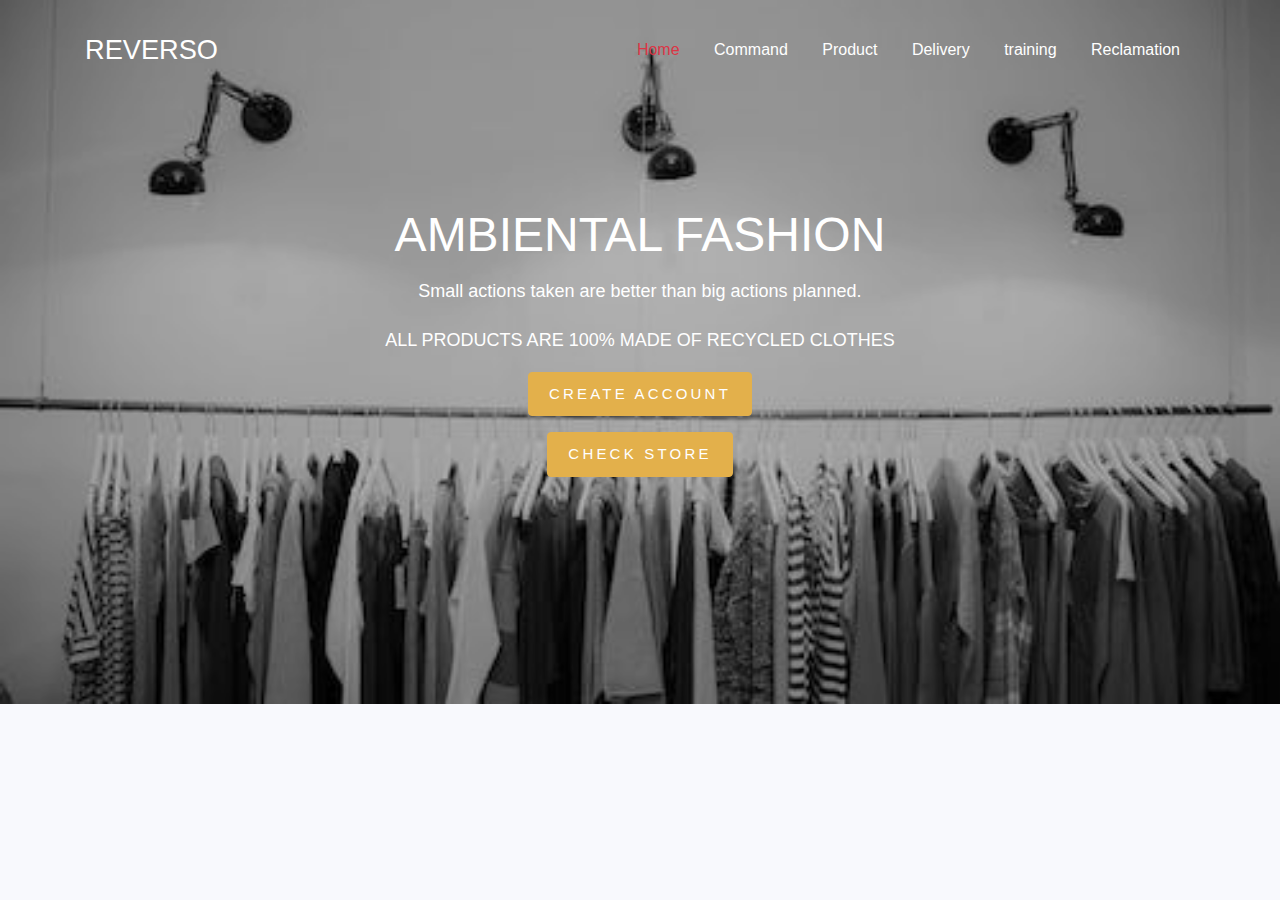
<file: reverso2/index.html>
<!doctype html>
<html lang="en">

  <head>
    <title>REVERSO &mdash; Website Template by Colorlib</title>
    <meta charset="utf-8">
    <meta name="viewport" content="width=device-width, initial-scale=1, shrink-to-fit=no">

    <link href="https://fonts.googleapis.com/css?family=DM+Sans:300,400,700&display=swap" rel="stylesheet">

    <link rel="stylesheet" href="fonts/icomoon/style.css">

    <link rel="stylesheet" href="css/bootstrap.min.css">
    <link rel="stylesheet" href="css/bootstrap-datepicker.css">
    <link rel="stylesheet" href="css/jquery.fancybox.min.css">
    <link rel="stylesheet" href="css/owl.carousel.min.css">
    <link rel="stylesheet" href="css/owl.theme.default.min.css">
    <link rel="stylesheet" href="fonts/flaticon/font/flaticon.css">
    <link rel="stylesheet" href="css/aos.css">

    <!-- MAIN CSS -->
    <link rel="stylesheet" href="css/style.css">

  </head>

  <body data-spy="scroll" data-target=".site-navbar-target" data-offset="300">

    
    <div class="site-wrap" id="home-section">

      <div class="site-mobile-menu site-navbar-target">
        <div class="site-mobile-menu-header">
          <div class="site-mobile-menu-close mt-3">
            <span class="icon-close2 js-menu-toggle"></span>
          </div>
        </div>
        <div class="site-mobile-menu-body"></div>
      </div>



      <header class="site-navbar site-navbar-target" role="banner">

        <div class="container">
          <div class="row align-items-center position-relative">

            <div class="col-3 ">
              <div class="site-logo">
                <a href="index.html">REVERSO</a>
              </div>
            </div>

            <div class="col-9  text-right">
              

              <span class="d-inline-block d-lg-none"><a href="#" class="text-white site-menu-toggle js-menu-toggle py-5 text-white"><span class="icon-menu h3 text-white"></span></a></span>

              

              <nav class="site-navigation text-right ml-auto d-none d-lg-block" role="navigation">
                <ul class="site-menu main-menu js-clone-nav ml-auto ">
                  <li class="active"><a href="index.html" class="nav-link">Home</a></li>
                  <li><a href="services.html" class="nav-link">Command</a></li>
                  <li><a href="barber-shop.html" class="nav-link">Product</a></li>
                  <li><a href="blog.html" class="nav-link">Delivery</a></li>
                  <li><a href="training.html" class="nav-link">training</a></li>
                  <li><a href="contact.html" class="nav-link">Reclamation</a></li>
                 
                </ul>
              </nav>
            </div>

            
          </div>
        </div>

      </header>

    <div class="ftco-blocks-cover-1">
      <div class="site-section-cover overlay" data-stellar-background-ratio="0.5" style="background-image: url('images/pexels-photo-1884584.jpeg')">
        <div class="container">
          <div class="row align-items-center justify-content-center text-center">
            <div class="col-md-7">
              <h1 class="mb-3">AMBIENTAL FASHION</h1>
              <p> Small actions taken are better than big actions planned.</p>
              <p>   ALL PRODUCTS ARE 100% MADE OF RECYCLED CLOTHES</p>
              <p><a href="utilisateur.html" class="btn btn-primary">create account</a></p>
              <p><a href="barber-shop.html" class="btn btn-primary">check store</a></p>
            </div>
          </div>
        </div>
      </div>
    </div>
    
    
    

</html>
</file>
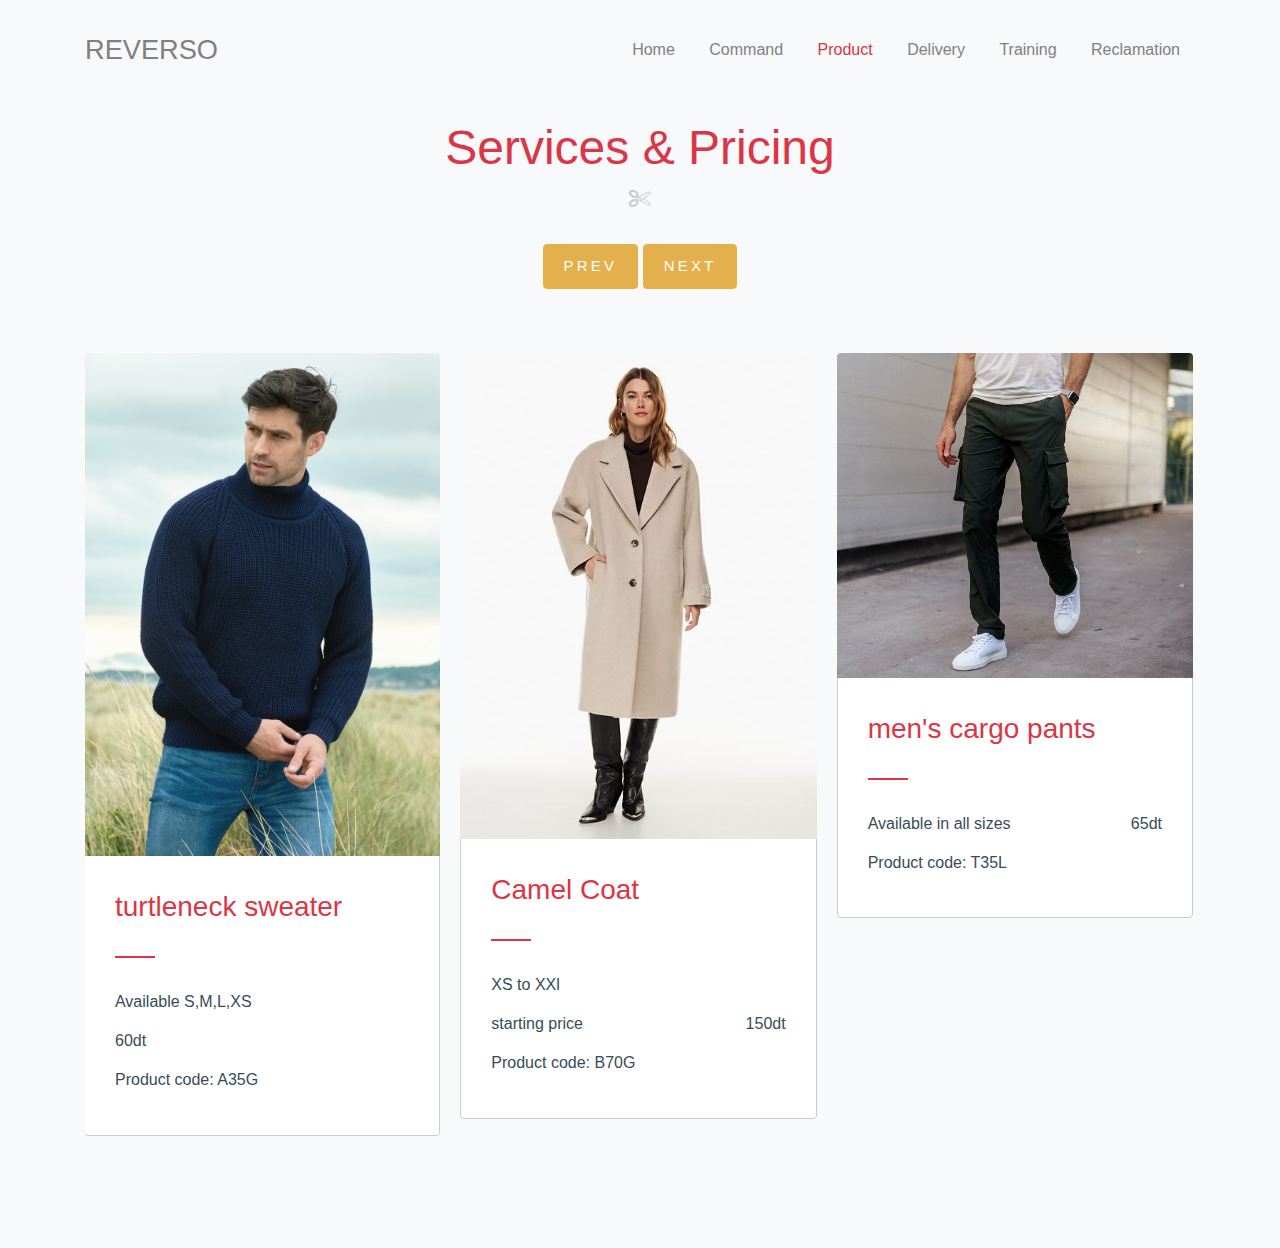
<file: reverso2/barber-shop.html>
<!-- produit-->

<!doctype html>
<html lang="en">

  <head>
    <title>Barberz &mdash; Website Template by Colorlib</title>
    <meta charset="utf-8">
    <meta name="viewport" content="width=device-width, initial-scale=1, shrink-to-fit=no">

    <link href="https://fonts.googleapis.com/css?family=DM+Sans:300,400,700&display=swap" rel="stylesheet">

    <link rel="stylesheet" href="fonts/icomoon/style.css">

    <link rel="stylesheet" href="css/bootstrap.min.css">
    <link rel="stylesheet" href="css/bootstrap-datepicker.css">
    <link rel="stylesheet" href="css/jquery.fancybox.min.css">
    <link rel="stylesheet" href="css/owl.carousel.min.css">
    <link rel="stylesheet" href="css/owl.theme.default.min.css">
    <link rel="stylesheet" href="fonts/flaticon/font/flaticon.css">
    <link rel="stylesheet" href="css/aos.css">

    <!-- MAIN CSS -->
    <link rel="stylesheet" href="css/style.css">

  </head>

  <body data-spy="scroll" data-target=".site-navbar-target" data-offset="300">

    
    <div class="site-wrap" id="home-section">

      <div class="site-mobile-menu site-navbar-target">
        <div class="site-mobile-menu-header">
          <div class="site-mobile-menu-close mt-3">
            <span class="icon-close2 js-menu-toggle"></span>
          </div>
        </div>
        <div class="site-mobile-menu-body"></div>
      </div>



      <header class="site-navbar site-navbar-target" role="banner">

        <div class="container">
          <div class="row align-items-center position-relative">

            <div class="col-3 ">
              <div class="site-logo">
                <a href="index.html"><P style="color: grey;">REVERSO</P></a>
              </div>
            </div>

            <div class="col-9  text-right">
              

              <span class="d-inline-block d-lg-none"><a href="#" class="text-white site-menu-toggle js-menu-toggle py-5 text-white"><span class="icon-menu h3 text-white"></span></a></span>

              

              <nav class="site-navigation text-right ml-auto d-none d-lg-block" role="navigation">
                <ul class="site-menu main-menu js-clone-nav ml-auto ">
                  <li><a href="index.html" class="nav-link"><P style="color: grey;">Home</P></a></li>
                  <li><a  href="services.html" class="nav-link"><p style="color: grey;">Command</p></a></li>
                  <li><a href="barber-shop.html" class="active"><p >Product</p></a></li>
                  <li><a href="blog.html" class="nav-link"><p style="color: grey;">Delivery</p></a></li>
                  <li><a href="training.html" class="nav-link"><p style="color: grey;">Training</p></a></li>
                  <li><a href="contact.html" class="nav-link"><p style="color: grey;">Reclamation</p></a></li>
                 
                </ul>
              </nav>
            </div>

            
          </div>
        </div>

      </header>

    <!-- END section -->

    <div class="site-section bg-light">
      <div class="container">
        <div class="row justify-content-center  mb-5">
          <div class="col-md-7 text-center">
            <h3 class="scissors text-center">Services &amp; Pricing</h3>
            
            <p class="text-center">
              <a href="#" class="btn btn-primary custom-prev">Prev</a>
              <a href="#" class="btn btn-primary custom-next">Next</a>
            </p>
          </div>

        </div>
        <div class="row">
          <div class="col-12">

            <div class="nonloop-block-13 owl-carousel d-flex">
              
              <div class="item-1 h">
                <img src="images/photo-produit-pull-col-roule-a-mailles-plates,produit-1140-1490567858.jpg" alt="Image" class="img-fluid">
                <div class="item-1-contents">
                  <h3>turtleneck sweater
                  </h3>
                  <ul>
                    <li class="d-flex"><span>Available S,M,L,XS</span> 
                    
                    <li class="d-flex"><span>60dt</span>
                      <li class="d-flex"><span>Product code:  A35G</A></span> 
                  </ul>
                </div>
                
              </div>

              <div class="item-1 h">
                <img src="images/f22_04_a05_102437_23179_on_a.jpg" alt="Image" class="img-fluid">
                <div class="item-1-contents">
                  <h3>Camel Coat</h3>
                  <ul>
                    <li class="d-flex"><span>XS to XXl</span> 
                    <li class="d-flex"><span>starting price</span><span class="price ml-auto">150dt</span></li>
                    <li class="d-flex"><span>Product code:  B70G</A></span> 
                  </ul>
                </div>
                
              </div>

              <div class="item-1 h">
                <img src="images/strong-cargo.jpg" alt="Image" class="img-fluid">
                <div class="item-1-contents">
                  <h3>men's cargo pants</h3>
                  <ul>
                    <li class="d-flex"><span>Available in all sizes</span> 
                      <span class="price ml-auto">65dt</span></li>
                      <li class="d-flex"><span>Product code:  T35L</A></span> 
                  </ul>
                </div>
                
              </div>
              
              <div class="item-1 h">
                <img src="images/strong-cargo.jpg" alt="Image" class="img-fluid">
                <div class="item-1-contents">
                  <h3>men's cargo pants</h3>
                  <ul>
                    <li class="d-flex"><span>Available in all sizes</span> 
                      <span class="price ml-auto">65dt</span></li>
                  </ul>
                </div>
                
              </div>
              
              <div class="item-1 h">
                <img src="images/strong-cargo.jpg" alt="Image" class="img-fluid">
                <div class="item-1-contents">
                  <h3>men's cargo pants</h3>
                  <ul>
                    <li class="d-flex"><span>Available in all sizes</span> 
                      <span class="price ml-auto">65dt</span></li>
                  </ul>
                </div>
                
              </div>

            </div>
            
          </div>
        </div>
      </div>
    </div>

    

    

   

    

    </div>

    <script src="js/jquery-3.3.1.min.js"></script>
    <script src="js/jquery-migrate-3.0.0.js"></script>
    <script src="js/popper.min.js"></script>
    <script src="js/bootstrap.min.js"></script>
    <script src="js/owl.carousel.min.js"></script>
    <script src="js/jquery.sticky.js"></script>
    <script src="js/jquery.waypoints.min.js"></script>
    <script src="js/jquery.animateNumber.min.js"></script>
    <script src="js/jquery.fancybox.min.js"></script>
    <script src="js/jquery.stellar.min.js"></script>
    <script src="js/jquery.easing.1.3.js"></script>
    <script src="js/bootstrap-datepicker.min.js"></script>
    <script src="js/aos.js"></script>

    <script src="js/main.js"></script>

  </body>

</html>
</file>
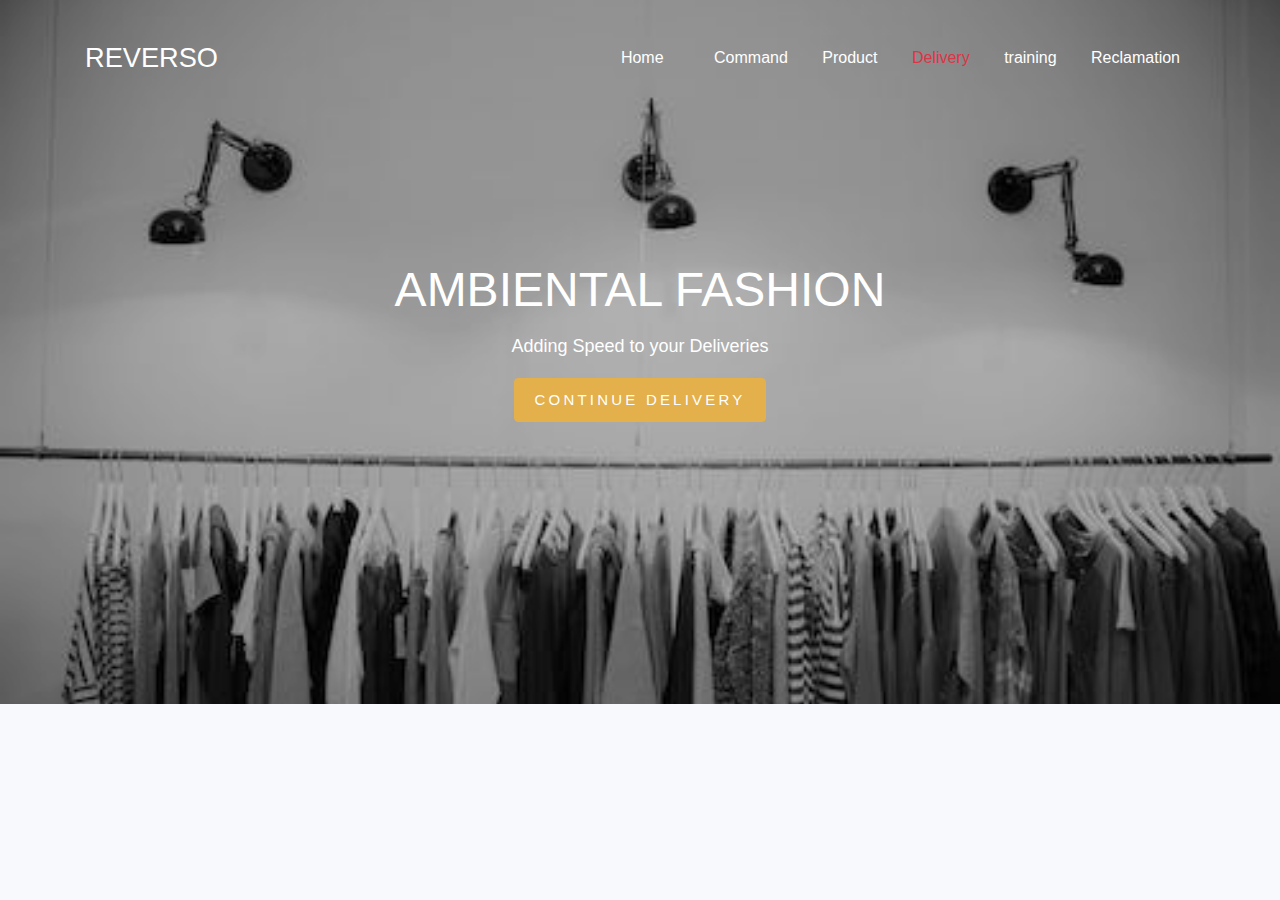
<file: reverso2/blog.html>
<!-- Delivery -->


<!doctype html>
<html lang="en">

  <head>
    <title>REVERSO &mdash; Website Template by Colorlib</title>
    <meta charset="utf-8">
    <meta name="viewport" content="width=device-width, initial-scale=1, shrink-to-fit=no">

    <link href="https://fonts.googleapis.com/css?family=DM+Sans:300,400,700&display=swap" rel="stylesheet">

    <link rel="stylesheet" href="fonts/icomoon/style.css">

    <link rel="stylesheet" href="css/bootstrap.min.css">
    <link rel="stylesheet" href="css/bootstrap-datepicker.css">
    <link rel="stylesheet" href="css/jquery.fancybox.min.css">
    <link rel="stylesheet" href="css/owl.carousel.min.css">
    <link rel="stylesheet" href="css/owl.theme.default.min.css">
    <link rel="stylesheet" href="fonts/flaticon/font/flaticon.css">
    <link rel="stylesheet" href="css/aos.css">

    <!-- MAIN CSS -->
    <link rel="stylesheet" href="css/style.css">

  </head>

  <body data-spy="scroll" data-target=".site-navbar-target" data-offset="300">

    
    <div class="site-wrap" id="home-section">

      <div class="site-mobile-menu site-navbar-target">
        <div class="site-mobile-menu-header">
          <div class="site-mobile-menu-close mt-3">
            <span class="icon-close2 js-menu-toggle"></span>
          </div>
        </div>
        <div class="site-mobile-menu-body"></div>
      </div>



      <header class="site-navbar site-navbar-target" role="banner">

        <div class="container">
          <div class="row align-items-center position-relative">

            <div class="col-3 ">
              <div class="site-logo">
                <a href="index.html">REVERSO</a>
              </div>
            </div>

            <div class="col-9  text-right">
              

              <span class="d-inline-block d-lg-none"><a href="#" class="text-white site-menu-toggle js-menu-toggle py-5 text-white"><span class="icon-menu h3 text-white"></span></a></span>

              

              <nav class="site-navigation text-right ml-auto d-none d-lg-block" role="navigation">
                <ul class="site-menu main-menu js-clone-nav ml-auto ">
                  <li class="nav-link"><a href="index.html" class="nav-link">Home</a></li>
                  <li><a href="services.html" class="nav-link">Command</a></li>
                  <li><a href="barber-shop.html" class="nav-link">Product</a></li>
                  <li><a href="blog.html" class="active">Delivery</a></li>
                  <li><a href="training.html" class="nav-link">training</a></li>
                  <li><a href="contact.html" class="nav-link">Reclamation</a></li>
                </ul>
              </nav>
            </div>

            
          </div>
        </div>

      </header>

      <div class="ftco-blocks-cover-1">
        <div class="site-section-cover overlay" data-stellar-background-ratio="0.5" style="background-image: url('images/pexels-photo-1884584.jpeg')">
          <div class="container">
            <div class="row align-items-center justify-content-center text-center">
              <div class="col-md-7">
                <h1 class="mb-3">AMBIENTAL FASHION</h1>
                <p> Adding Speed to your Deliveries
                </p>
                <p><a href="delivery.html" class="btn btn-primary">Continue Delivery</a></p>
              </div>
            </div>
          </div>
        </div>
      </div>

  

    </div>

    <script src="js/jquery-3.3.1.min.js"></script>
    <script src="js/jquery-migrate-3.0.0.js"></script>
    <script src="js/popper.min.js"></script>
    <script src="js/bootstrap.min.js"></script>
    <script src="js/owl.carousel.min.js"></script>
    <script src="js/jquery.sticky.js"></script>
    <script src="js/jquery.waypoints.min.js"></script>
    <script src="js/jquery.animateNumber.min.js"></script>
    <script src="js/jquery.fancybox.min.js"></script>
    <script src="js/jquery.stellar.min.js"></script>
    <script src="js/jquery.easing.1.3.js"></script>
    <script src="js/bootstrap-datepicker.min.js"></script>
    <script src="js/aos.js"></script>

    <script src="js/main.js"></script>

  </body>

</html>
</file>
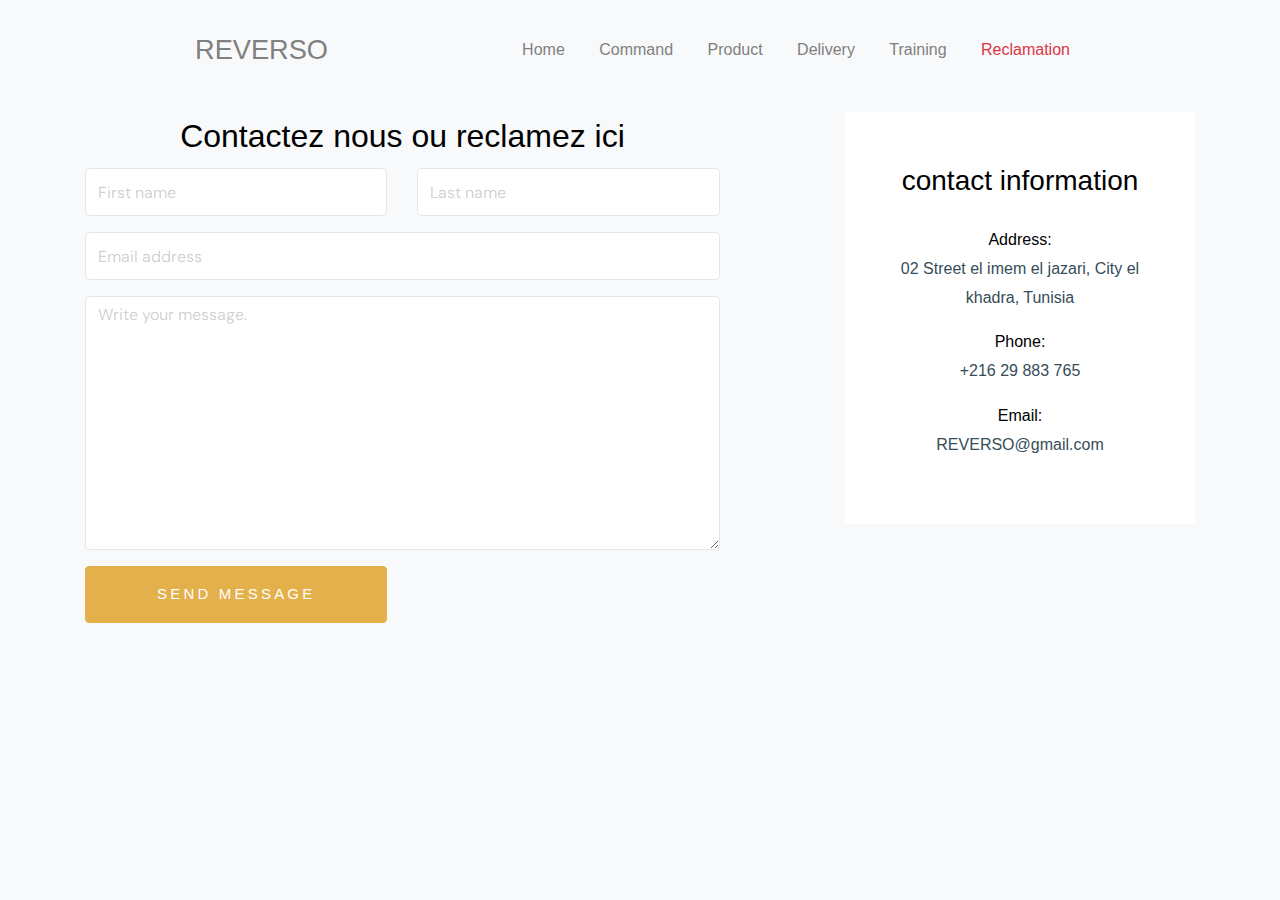
<file: reverso2/contact.html>
<!-- gestion des reclamations -->


<!doctype html>
<html lang="en">

  <head>
    <title>Barberz &mdash; Website Template by Colorlib</title>
    <meta charset="utf-8">
    <meta name="viewport" content="width=device-width, initial-scale=1, shrink-to-fit=no">

    <link href="https://fonts.googleapis.com/css?family=DM+Sans:300,400,700&display=swap" rel="stylesheet">

    <link rel="stylesheet" href="fonts/icomoon/style.css">

    <link rel="stylesheet" href="css/bootstrap.min.css">
    <link rel="stylesheet" href="css/bootstrap-datepicker.css">
    <link rel="stylesheet" href="css/jquery.fancybox.min.css">
    <link rel="stylesheet" href="css/owl.carousel.min.css">
    <link rel="stylesheet" href="css/owl.theme.default.min.css">
    <link rel="stylesheet" href="fonts/flaticon/font/flaticon.css">
    <link rel="stylesheet" href="css/aos.css">

    <!-- MAIN CSS -->
    <link rel="stylesheet" href="css/style.css">

  </head>

  <body data-spy="scroll" data-target=".site-navbar-target" data-offset="300">

    
    <div class="site-wrap" id="home-section">

      <div class="site-mobile-menu site-navbar-target">
        <div class="site-mobile-menu-header">
          <div class="site-mobile-menu-close mt-3">
            <span class="icon-close2 js-menu-toggle"></span>
          </div>
        </div>
        <div class="site-mobile-menu-body"></div>
      </div>



      <header class="site-navbar site-navbar-target" role="banner">
	<div class="container">
			
			<div class="row justify-content-center">
				<div class="col-md-12 col-lg-10">
				
					
        <div class="container">
          <div class="row align-items-center position-relative">

            <div class="col-3 ">
              <div class="site-logo">
                <a href="index.html"><p style="color: grey;">REVERSO</p></a>
              </div>
            </div>

            <div class="col-9  text-right">
              

              <span class="d-inline-block d-lg-none"><a href="#" class="text-white site-menu-toggle js-menu-toggle py-5 text-white"><span class="icon-menu h3 text-white"></span></a></span>

              

              <nav class="site-navigation text-right ml-auto d-none d-lg-block" role="navigation">
                <ul class="site-menu main-menu js-clone-nav ml-auto ">
                  <li><a href="index.html" class="nav-link"><P style="color: grey;">Home</P></a></li>
                  <li><a  href="services.html" class="nav-link"><p style="color: grey;">Command</p></a></li>
                  <li><a href="barber-shop.html" class="nav-link"><p style="color: grey;">Product</p></a></li>
                  <li><a href="blog.html" class="nav-link"><p style="color: grey;">Delivery</p></a></li>
                  <li><a href="training.html" class="nav-link"><p style="color: grey;">Training</p></a></li>
                  <li><a href="contact.html" class="active"><p>Reclamation</p></a></li>
                </ul>
              </nav>
            </div>

            
          </div>
        </div>

      </header>

   

    <div class="site-section bg-light" id="contact-section">
      <div class="container">
        <div class="row justify-content-center text-center">
        <div class="col-7 text-center mb-5">
          <h2>Contactez nous ou reclamez ici</h2>
         
              <div class="form-group row">
                <div class="col-md-6 mb-4 mb-lg-0">
                  <input type="text" class="form-control" placeholder="First name">
                </div>
                <div class="col-md-6">
                  <input type="text" class="form-control" placeholder="Last name ">
                </div>
              </div>

              <div class="form-group row">
                <div class="col-md-12">
                  <input type="text" class="form-control" placeholder="Email address">
                </div>
              </div>

              <div class="form-group row">
                <div class="col-md-12">
                  <textarea name="" id="" class="form-control" placeholder="Write your message." cols="30" rows="10"></textarea>
                </div>
              </div>
              <div class="form-group row">
                <div class="col-md-6 mr-auto">
                  <input type="submit" class="btn btn-block btn-primary text-white py-3 px-5" value="Send Message">
                </div>
              </div>
            </form>
          </div>
          <div class="col-lg-4 ml-auto">
            <div class="bg-white p-3 p-md-5">
              <h3 class="text-black mb-4">contact information</h3>
              <ul class="list-unstyled footer-link">
                <li class="d-block mb-3">
                  <span class="d-block text-black">Address:</span>
                  <span>02 Street el imem el jazari, City el khadra, Tunisia</span></li>
                <li class="d-block mb-3"><span class="d-block text-black">Phone:</span><span>+216 29 883 765</span></li>
                <li class="d-block mb-3"><span class="d-block text-black">Email:</span><span>REVERSO@gmail.com</span></li>
              </ul>
            </div>
          </div>
        </div>
      </div>
    </div>



    

    </div>

    <script src="js/jquery-3.3.1.min.js"></script>
    <script src="js/jquery-migrate-3.0.0.js"></script>
    <script src="js/popper.min.js"></script>
    <script src="js/bootstrap.min.js"></script>
    <script src="js/owl.carousel.min.js"></script>
    <script src="js/jquery.sticky.js"></script>
    <script src="js/jquery.waypoints.min.js"></script>
    <script src="js/jquery.animateNumber.min.js"></script>
    <script src="js/jquery.fancybox.min.js"></script>
    <script src="js/jquery.stellar.min.js"></script>
    <script src="js/jquery.easing.1.3.js"></script>
    <script src="js/bootstrap-datepicker.min.js"></script>
    <script src="js/aos.js"></script>

    <script src="js/main.js"></script>

  </body>

</html>
</file>
<file: reverso2/fonts/icomoon/style.css>
@font-face {
  font-family: 'icomoon';
  src:  url('fonts/icomoon.eot?10si43');
  src:  url('fonts/icomoon.eot?10si43#iefix') format('embedded-opentype'),
    url('fonts/icomoon.ttf?10si43') format('truetype'),
    url('fonts/icomoon.woff?10si43') format('woff'),
    url('fonts/icomoon.svg?10si43#icomoon') format('svg');
  font-weight: normal;
  font-style: normal;
}

[class^="icon-"], [class*=" icon-"] {
  /* use !important to prevent issues with browser extensions that change fonts */
  font-family: 'icomoon' !important;
  speak: none;
  font-style: normal;
  font-weight: normal;
  font-variant: normal;
  text-transform: none;
  line-height: 1;

  /* Better Font Rendering =========== */
  -webkit-font-smoothing: antialiased;
  -moz-osx-font-smoothing: grayscale;
}

.icon-asterisk:before {
  content: "\f069";
}
.icon-plus:before {
  content: "\f067";
}
.icon-question:before {
  content: "\f128";
}
.icon-minus:before {
  content: "\f068";
}
.icon-glass:before {
  content: "\f000";
}
.icon-music:before {
  content: "\f001";
}
.icon-search:before {
  content: "\f002";
}
.icon-envelope-o:before {
  content: "\f003";
}
.icon-heart:before {
  content: "\f004";
}
.icon-star:before {
  content: "\f005";
}
.icon-star-o:before {
  content: "\f006";
}
.icon-user:before {
  content: "\f007";
}
.icon-film:before {
  content: "\f008";
}
.icon-th-large:before {
  content: "\f009";
}
.icon-th:before {
  content: "\f00a";
}
.icon-th-list:before {
  content: "\f00b";
}
.icon-check:before {
  content: "\f00c";
}
.icon-close:before {
  content: "\f00d";
}
.icon-remove:before {
  content: "\f00d";
}
.icon-times:before {
  content: "\f00d";
}
.icon-search-plus:before {
  content: "\f00e";
}
.icon-search-minus:before {
  content: "\f010";
}
.icon-power-off:before {
  content: "\f011";
}
.icon-signal:before {
  content: "\f012";
}
.icon-cog:before {
  content: "\f013";
}
.icon-gear:before {
  content: "\f013";
}
.icon-trash-o:before {
  content: "\f014";
}
.icon-home:before {
  content: "\f015";
}
.icon-file-o:before {
  content: "\f016";
}
.icon-clock-o:before {
  content: "\f017";
}
.icon-road:before {
  content: "\f018";
}
.icon-download:before {
  content: "\f019";
}
.icon-arrow-circle-o-down:before {
  content: "\f01a";
}
.icon-arrow-circle-o-up:before {
  content: "\f01b";
}
.icon-inbox:before {
  content: "\f01c";
}
.icon-play-circle-o:before {
  content: "\f01d";
}
.icon-repeat:before {
  content: "\f01e";
}
.icon-rotate-right:before {
  content: "\f01e";
}
.icon-refresh:before {
  content: "\f021";
}
.icon-list-alt:before {
  content: "\f022";
}
.icon-lock:before {
  content: "\f023";
}
.icon-flag:before {
  content: "\f024";
}
.icon-headphones:before {
  content: "\f025";
}
.icon-volume-off:before {
  content: "\f026";
}
.icon-volume-down:before {
  content: "\f027";
}
.icon-volume-up:before {
  content: "\f028";
}
.icon-qrcode:before {
  content: "\f029";
}
.icon-barcode:before {
  content: "\f02a";
}
.icon-tag:before {
  content: "\f02b";
}
.icon-tags:before {
  content: "\f02c";
}
.icon-book:before {
  content: "\f02d";
}
.icon-bookmark:before {
  content: "\f02e";
}
.icon-print:before {
  content: "\f02f";
}
.icon-camera:before {
  content: "\f030";
}
.icon-font:before {
  content: "\f031";
}
.icon-bold:before {
  content: "\f032";
}
.icon-italic:before {
  content: "\f033";
}
.icon-text-height:before {
  content: "\f034";
}
.icon-text-width:before {
  content: "\f035";
}
.icon-align-left:before {
  content: "\f036";
}
.icon-align-center:before {
  content: "\f037";
}
.icon-align-right:before {
  content: "\f038";
}
.icon-align-justify:before {
  content: "\f039";
}
.icon-list:before {
  content: "\f03a";
}
.icon-dedent:before {
  content: "\f03b";
}
.icon-outdent:before {
  content: "\f03b";
}
.icon-indent:before {
  content: "\f03c";
}
.icon-video-camera:before {
  content: "\f03d";
}
.icon-image:before {
  content: "\f03e";
}
.icon-photo:before {
  content: "\f03e";
}
.icon-picture-o:before {
  content: "\f03e";
}
.icon-pencil:before {
  content: "\f040";
}
.icon-map-marker:before {
  content: "\f041";
}
.icon-adjust:before {
  content: "\f042";
}
.icon-tint:before {
  content: "\f043";
}
.icon-edit:before {
  content: "\f044";
}
.icon-pencil-square-o:before {
  content: "\f044";
}
.icon-share-square-o:before {
  content: "\f045";
}
.icon-check-square-o:before {
  content: "\f046";
}
.icon-arrows:before {
  content: "\f047";
}
.icon-step-backward:before {
  content: "\f048";
}
.icon-fast-backward:before {
  content: "\f049";
}
.icon-backward:before {
  content: "\f04a";
}
.icon-play:before {
  content: "\f04b";
}
.icon-pause:before {
  content: "\f04c";
}
.icon-stop:before {
  content: "\f04d";
}
.icon-forward:before {
  content: "\f04e";
}
.icon-fast-forward:before {
  content: "\f050";
}
.icon-step-forward:before {
  content: "\f051";
}
.icon-eject:before {
  content: "\f052";
}
.icon-chevron-left:before {
  content: "\f053";
}
.icon-chevron-right:before {
  content: "\f054";
}
.icon-plus-circle:before {
  content: "\f055";
}
.icon-minus-circle:before {
  content: "\f056";
}
.icon-times-circle:before {
  content: "\f057";
}
.icon-check-circle:before {
  content: "\f058";
}
.icon-question-circle:before {
  content: "\f059";
}
.icon-info-circle:before {
  content: "\f05a";
}
.icon-crosshairs:before {
  content: "\f05b";
}
.icon-times-circle-o:before {
  content: "\f05c";
}
.icon-check-circle-o:before {
  content: "\f05d";
}
.icon-ban:before {
  content: "\f05e";
}
.icon-arrow-left:before {
  content: "\f060";
}
.icon-arrow-right:before {
  content: "\f061";
}
.icon-arrow-up:before {
  content: "\f062";
}
.icon-arrow-down:before {
  content: "\f063";
}
.icon-mail-forward:before {
  content: "\f064";
}
.icon-share:before {
  content: "\f064";
}
.icon-expand:before {
  content: "\f065";
}
.icon-compress:before {
  content: "\f066";
}
.icon-exclamation-circle:before {
  content: "\f06a";
}
.icon-gift:before {
  content: "\f06b";
}
.icon-leaf:before {
  content: "\f06c";
}
.icon-fire:before {
  content: "\f06d";
}
.icon-eye:before {
  content: "\f06e";
}
.icon-eye-slash:before {
  content: "\f070";
}
.icon-exclamation-triangle:before {
  content: "\f071";
}
.icon-warning:before {
  content: "\f071";
}
.icon-plane:before {
  content: "\f072";
}
.icon-calendar:before {
  content: "\f073";
}
.icon-random:before {
  content: "\f074";
}
.icon-comment:before {
  content: "\f075";
}
.icon-magnet:before {
  content: "\f076";
}
.icon-chevron-up:before {
  content: "\f077";
}
.icon-chevron-down:before {
  content: "\f078";
}
.icon-retweet:before {
  content: "\f079";
}
.icon-shopping-cart:before {
  content: "\f07a";
}
.icon-folder:before {
  content: "\f07b";
}
.icon-folder-open:before {
  content: "\f07c";
}
.icon-arrows-v:before {
  content: "\f07d";
}
.icon-arrows-h:before {
  content: "\f07e";
}
.icon-bar-chart:before {
  content: "\f080";
}
.icon-bar-chart-o:before {
  content: "\f080";
}
.icon-twitter-square:before {
  content: "\f081";
}
.icon-facebook-square:before {
  content: "\f082";
}
.icon-camera-retro:before {
  content: "\f083";
}
.icon-key:before {
  content: "\f084";
}
.icon-cogs:before {
  content: "\f085";
}
.icon-gears:before {
  content: "\f085";
}
.icon-comments:before {
  content: "\f086";
}
.icon-thumbs-o-up:before {
  content: "\f087";
}
.icon-thumbs-o-down:before {
  content: "\f088";
}
.icon-star-half:before {
  content: "\f089";
}
.icon-heart-o:before {
  content: "\f08a";
}
.icon-sign-out:before {
  content: "\f08b";
}
.icon-linkedin-square:before {
  content: "\f08c";
}
.icon-thumb-tack:before {
  content: "\f08d";
}
.icon-external-link:before {
  content: "\f08e";
}
.icon-sign-in:before {
  content: "\f090";
}
.icon-trophy:before {
  content: "\f091";
}
.icon-github-square:before {
  content: "\f092";
}
.icon-upload:before {
  content: "\f093";
}
.icon-lemon-o:before {
  content: "\f094";
}
.icon-phone:before {
  content: "\f095";
}
.icon-square-o:before {
  content: "\f096";
}
.icon-bookmark-o:before {
  content: "\f097";
}
.icon-phone-square:before {
  content: "\f098";
}
.icon-twitter:before {
  content: "\f099";
}
.icon-facebook:before {
  content: "\f09a";
}
.icon-facebook-f:before {
  content: "\f09a";
}
.icon-github:before {
  content: "\f09b";
}
.icon-unlock:before {
  content: "\f09c";
}
.icon-credit-card:before {
  content: "\f09d";
}
.icon-feed:before {
  content: "\f09e";
}
.icon-rss:before {
  content: "\f09e";
}
.icon-hdd-o:before {
  content: "\f0a0";
}
.icon-bullhorn:before {
  content: "\f0a1";
}
.icon-bell-o:before {
  content: "\f0a2";
}
.icon-certificate:before {
  content: "\f0a3";
}
.icon-hand-o-right:before {
  content: "\f0a4";
}
.icon-hand-o-left:before {
  content: "\f0a5";
}
.icon-hand-o-up:before {
  content: "\f0a6";
}
.icon-hand-o-down:before {
  content: "\f0a7";
}
.icon-arrow-circle-left:before {
  content: "\f0a8";
}
.icon-arrow-circle-right:before {
  content: "\f0a9";
}
.icon-arrow-circle-up:before {
  content: "\f0aa";
}
.icon-arrow-circle-down:before {
  content: "\f0ab";
}
.icon-globe:before {
  content: "\f0ac";
}
.icon-wrench:before {
  content: "\f0ad";
}
.icon-tasks:before {
  content: "\f0ae";
}
.icon-filter:before {
  content: "\f0b0";
}
.icon-briefcase:before {
  content: "\f0b1";
}
.icon-arrows-alt:before {
  content: "\f0b2";
}
.icon-group:before {
  content: "\f0c0";
}
.icon-users:before {
  content: "\f0c0";
}
.icon-chain:before {
  content: "\f0c1";
}
.icon-link:before {
  content: "\f0c1";
}
.icon-cloud:before {
  content: "\f0c2";
}
.icon-flask:before {
  content: "\f0c3";
}
.icon-cut:before {
  content: "\f0c4";
}
.icon-scissors:before {
  content: "\f0c4";
}
.icon-copy:before {
  content: "\f0c5";
}
.icon-files-o:before {
  content: "\f0c5";
}
.icon-paperclip:before {
  content: "\f0c6";
}
.icon-floppy-o:before {
  content: "\f0c7";
}
.icon-save:before {
  content: "\f0c7";
}
.icon-square:before {
  content: "\f0c8";
}
.icon-bars:before {
  content: "\f0c9";
}
.icon-navicon:before {
  content: "\f0c9";
}
.icon-reorder:before {
  content: "\f0c9";
}
.icon-list-ul:before {
  content: "\f0ca";
}
.icon-list-ol:before {
  content: "\f0cb";
}
.icon-strikethrough:before {
  content: "\f0cc";
}
.icon-underline:before {
  content: "\f0cd";
}
.icon-table:before {
  content: "\f0ce";
}
.icon-magic:before {
  content: "\f0d0";
}
.icon-truck:before {
  content: "\f0d1";
}
.icon-pinterest:before {
  content: "\f0d2";
}
.icon-pinterest-square:before {
  content: "\f0d3";
}
.icon-google-plus-square:before {
  content: "\f0d4";
}
.icon-google-plus:before {
  content: "\f0d5";
}
.icon-money:before {
  content: "\f0d6";
}
.icon-caret-down:before {
  content: "\f0d7";
}
.icon-caret-up:before {
  content: "\f0d8";
}
.icon-caret-left:before {
  content: "\f0d9";
}
.icon-caret-right:before {
  content: "\f0da";
}
.icon-columns:before {
  content: "\f0db";
}
.icon-sort:before {
  content: "\f0dc";
}
.icon-unsorted:before {
  content: "\f0dc";
}
.icon-sort-desc:before {
  content: "\f0dd";
}
.icon-sort-down:before {
  content: "\f0dd";
}
.icon-sort-asc:before {
  content: "\f0de";
}
.icon-sort-up:before {
  content: "\f0de";
}
.icon-envelope:before {
  content: "\f0e0";
}
.icon-linkedin:before {
  content: "\f0e1";
}
.icon-rotate-left:before {
  content: "\f0e2";
}
.icon-undo:before {
  content: "\f0e2";
}
.icon-gavel:before {
  content: "\f0e3";
}
.icon-legal:before {
  content: "\f0e3";
}
.icon-dashboard:before {
  content: "\f0e4";
}
.icon-tachometer:before {
  content: "\f0e4";
}
.icon-comment-o:before {
  content: "\f0e5";
}
.icon-comments-o:before {
  content: "\f0e6";
}
.icon-bolt:before {
  content: "\f0e7";
}
.icon-flash:before {
  content: "\f0e7";
}
.icon-sitemap:before {
  content: "\f0e8";
}
.icon-umbrella:before {
  content: "\f0e9";
}
.icon-clipboard:before {
  content: "\f0ea";
}
.icon-paste:before {
  content: "\f0ea";
}
.icon-lightbulb-o:before {
  content: "\f0eb";
}
.icon-exchange:before {
  content: "\f0ec";
}
.icon-cloud-download:before {
  content: "\f0ed";
}
.icon-cloud-upload:before {
  content: "\f0ee";
}
.icon-user-md:before {
  content: "\f0f0";
}
.icon-stethoscope:before {
  content: "\f0f1";
}
.icon-suitcase:before {
  content: "\f0f2";
}
.icon-bell:before {
  content: "\f0f3";
}
.icon-coffee:before {
  content: "\f0f4";
}
.icon-cutlery:before {
  content: "\f0f5";
}
.icon-file-text-o:before {
  content: "\f0f6";
}
.icon-building-o:before {
  content: "\f0f7";
}
.icon-hospital-o:before {
  content: "\f0f8";
}
.icon-ambulance:before {
  content: "\f0f9";
}
.icon-medkit:before {
  content: "\f0fa";
}
.icon-fighter-jet:before {
  content: "\f0fb";
}
.icon-beer:before {
  content: "\f0fc";
}
.icon-h-square:before {
  content: "\f0fd";
}
.icon-plus-square:before {
  content: "\f0fe";
}
.icon-angle-double-left:before {
  content: "\f100";
}
.icon-angle-double-right:before {
  content: "\f101";
}
.icon-angle-double-up:before {
  content: "\f102";
}
.icon-angle-double-down:before {
  content: "\f103";
}
.icon-angle-left:before {
  content: "\f104";
}
.icon-angle-right:before {
  content: "\f105";
}
.icon-angle-up:before {
  content: "\f106";
}
.icon-angle-down:before {
  content: "\f107";
}
.icon-desktop:before {
  content: "\f108";
}
.icon-laptop:before {
  content: "\f109";
}
.icon-tablet:before {
  content: "\f10a";
}
.icon-mobile:before {
  content: "\f10b";
}
.icon-mobile-phone:before {
  content: "\f10b";
}
.icon-circle-o:before {
  content: "\f10c";
}
.icon-quote-left:before {
  content: "\f10d";
}
.icon-quote-right:before {
  content: "\f10e";
}
.icon-spinner:before {
  content: "\f110";
}
.icon-circle:before {
  content: "\f111";
}
.icon-mail-reply:before {
  content: "\f112";
}
.icon-reply:before {
  content: "\f112";
}
.icon-github-alt:before {
  content: "\f113";
}
.icon-folder-o:before {
  content: "\f114";
}
.icon-folder-open-o:before {
  content: "\f115";
}
.icon-smile-o:before {
  content: "\f118";
}
.icon-frown-o:before {
  content: "\f119";
}
.icon-meh-o:before {
  content: "\f11a";
}
.icon-gamepad:before {
  content: "\f11b";
}
.icon-keyboard-o:before {
  content: "\f11c";
}
.icon-flag-o:before {
  content: "\f11d";
}
.icon-flag-checkered:before {
  content: "\f11e";
}
.icon-terminal:before {
  content: "\f120";
}
.icon-code:before {
  content: "\f121";
}
.icon-mail-reply-all:before {
  content: "\f122";
}
.icon-reply-all:before {
  content: "\f122";
}
.icon-star-half-empty:before {
  content: "\f123";
}
.icon-star-half-full:before {
  content: "\f123";
}
.icon-star-half-o:before {
  content: "\f123";
}
.icon-location-arrow:before {
  content: "\f124";
}
.icon-crop:before {
  content: "\f125";
}
.icon-code-fork:before {
  content: "\f126";
}
.icon-chain-broken:before {
  content: "\f127";
}
.icon-unlink:before {
  content: "\f127";
}
.icon-info:before {
  content: "\f129";
}
.icon-exclamation:before {
  content: "\f12a";
}
.icon-superscript:before {
  content: "\f12b";
}
.icon-subscript:before {
  content: "\f12c";
}
.icon-eraser:before {
  content: "\f12d";
}
.icon-puzzle-piece:before {
  content: "\f12e";
}
.icon-microphone:before {
  content: "\f130";
}
.icon-microphone-slash:before {
  content: "\f131";
}
.icon-shield:before {
  content: "\f132";
}
.icon-calendar-o:before {
  content: "\f133";
}
.icon-fire-extinguisher:before {
  content: "\f134";
}
.icon-rocket:before {
  content: "\f135";
}
.icon-maxcdn:before {
  content: "\f136";
}
.icon-chevron-circle-left:before {
  content: "\f137";
}
.icon-chevron-circle-right:before {
  content: "\f138";
}
.icon-chevron-circle-up:before {
  content: "\f139";
}
.icon-chevron-circle-down:before {
  content: "\f13a";
}
.icon-html5:before {
  content: "\f13b";
}
.icon-css3:before {
  content: "\f13c";
}
.icon-anchor:before {
  content: "\f13d";
}
.icon-unlock-alt:before {
  content: "\f13e";
}
.icon-bullseye:before {
  content: "\f140";
}
.icon-ellipsis-h:before {
  content: "\f141";
}
.icon-ellipsis-v:before {
  content: "\f142";
}
.icon-rss-square:before {
  content: "\f143";
}
.icon-play-circle:before {
  content: "\f144";
}
.icon-ticket:before {
  content: "\f145";
}
.icon-minus-square:before {
  content: "\f146";
}
.icon-minus-square-o:before {
  content: "\f147";
}
.icon-level-up:before {
  content: "\f148";
}
.icon-level-down:before {
  content: "\f149";
}
.icon-check-square:before {
  content: "\f14a";
}
.icon-pencil-square:before {
  content: "\f14b";
}
.icon-external-link-square:before {
  content: "\f14c";
}
.icon-share-square:before {
  content: "\f14d";
}
.icon-compass:before {
  content: "\f14e";
}
.icon-caret-square-o-down:before {
  content: "\f150";
}
.icon-toggle-down:before {
  content: "\f150";
}
.icon-caret-square-o-up:before {
  content: "\f151";
}
.icon-toggle-up:before {
  content: "\f151";
}
.icon-caret-square-o-right:before {
  content: "\f152";
}
.icon-toggle-right:before {
  content: "\f152";
}
.icon-eur:before {
  content: "\f153";
}
.icon-euro:before {
  content: "\f153";
}
.icon-gbp:before {
  content: "\f154";
}
.icon-dollar:before {
  content: "\f155";
}
.icon-usd:before {
  content: "\f155";
}
.icon-inr:before {
  content: "\f156";
}
.icon-rupee:before {
  content: "\f156";
}
.icon-cny:before {
  content: "\f157";
}
.icon-jpy:before {
  content: "\f157";
}
.icon-rmb:before {
  content: "\f157";
}
.icon-yen:before {
  content: "\f157";
}
.icon-rouble:before {
  content: "\f158";
}
.icon-rub:before {
  content: "\f158";
}
.icon-ruble:before {
  content: "\f158";
}
.icon-krw:before {
  content: "\f159";
}
.icon-won:before {
  content: "\f159";
}
.icon-bitcoin:before {
  content: "\f15a";
}
.icon-btc:before {
  content: "\f15a";
}
.icon-file:before {
  content: "\f15b";
}
.icon-file-text:before {
  content: "\f15c";
}
.icon-sort-alpha-asc:before {
  content: "\f15d";
}
.icon-sort-alpha-desc:before {
  content: "\f15e";
}
.icon-sort-amount-asc:before {
  content: "\f160";
}
.icon-sort-amount-desc:before {
  content: "\f161";
}
.icon-sort-numeric-asc:before {
  content: "\f162";
}
.icon-sort-numeric-desc:before {
  content: "\f163";
}
.icon-thumbs-up:before {
  content: "\f164";
}
.icon-thumbs-down:before {
  content: "\f165";
}
.icon-youtube-square:before {
  content: "\f166";
}
.icon-youtube:before {
  content: "\f167";
}
.icon-xing:before {
  content: "\f168";
}
.icon-xing-square:before {
  content: "\f169";
}
.icon-youtube-play:before {
  content: "\f16a";
}
.icon-dropbox:before {
  content: "\f16b";
}
.icon-stack-overflow:before {
  content: "\f16c";
}
.icon-instagram:before {
  content: "\f16d";
}
.icon-flickr:before {
  content: "\f16e";
}
.icon-adn:before {
  content: "\f170";
}
.icon-bitbucket:before {
  content: "\f171";
}
.icon-bitbucket-square:before {
  content: "\f172";
}
.icon-tumblr:before {
  content: "\f173";
}
.icon-tumblr-square:before {
  content: "\f174";
}
.icon-long-arrow-down:before {
  content: "\f175";
}
.icon-long-arrow-up:before {
  content: "\f176";
}
.icon-long-arrow-left:before {
  content: "\f177";
}
.icon-long-arrow-right:before {
  content: "\f178";
}
.icon-apple:before {
  content: "\f179";
}
.icon-windows:before {
  content: "\f17a";
}
.icon-android:before {
  content: "\f17b";
}
.icon-linux:before {
  content: "\f17c";
}
.icon-dribbble:before {
  content: "\f17d";
}
.icon-skype:before {
  content: "\f17e";
}
.icon-foursquare:before {
  content: "\f180";
}
.icon-trello:before {
  content: "\f181";
}
.icon-female:before {
  content: "\f182";
}
.icon-male:before {
  content: "\f183";
}
.icon-gittip:before {
  content: "\f184";
}
.icon-gratipay:before {
  content: "\f184";
}
.icon-sun-o:before {
  content: "\f185";
}
.icon-moon-o:before {
  content: "\f186";
}
.icon-archive:before {
  content: "\f187";
}
.icon-bug:before {
  content: "\f188";
}
.icon-vk:before {
  content: "\f189";
}
.icon-weibo:before {
  content: "\f18a";
}
.icon-renren:before {
  content: "\f18b";
}
.icon-pagelines:before {
  content: "\f18c";
}
.icon-stack-exchange:before {
  content: "\f18d";
}
.icon-arrow-circle-o-right:before {
  content: "\f18e";
}
.icon-arrow-circle-o-left:before {
  content: "\f190";
}
.icon-caret-square-o-left:before {
  content: "\f191";
}
.icon-toggle-left:before {
  content: "\f191";
}
.icon-dot-circle-o:before {
  content: "\f192";
}
.icon-wheelchair:before {
  content: "\f193";
}
.icon-vimeo-square:before {
  content: "\f194";
}
.icon-try:before {
  content: "\f195";
}
.icon-turkish-lira:before {
  content: "\f195";
}
.icon-plus-square-o:before {
  content: "\f196";
}
.icon-space-shuttle:before {
  content: "\f197";
}
.icon-slack:before {
  content: "\f198";
}
.icon-envelope-square:before {
  content: "\f199";
}
.icon-wordpress:before {
  content: "\f19a";
}
.icon-openid:before {
  content: "\f19b";
}
.icon-bank:before {
  content: "\f19c";
}
.icon-institution:before {
  content: "\f19c";
}
.icon-university:before {
  content: "\f19c";
}
.icon-graduation-cap:before {
  content: "\f19d";
}
.icon-mortar-board:before {
  content: "\f19d";
}
.icon-yahoo:before {
  content: "\f19e";
}
.icon-google:before {
  content: "\f1a0";
}
.icon-reddit:before {
  content: "\f1a1";
}
.icon-reddit-square:before {
  content: "\f1a2";
}
.icon-stumbleupon-circle:before {
  content: "\f1a3";
}
.icon-stumbleupon:before {
  content: "\f1a4";
}
.icon-delicious:before {
  content: "\f1a5";
}
.icon-digg:before {
  content: "\f1a6";
}
.icon-pied-piper-pp:before {
  content: "\f1a7";
}
.icon-pied-piper-alt:before {
  content: "\f1a8";
}
.icon-drupal:before {
  content: "\f1a9";
}
.icon-joomla:before {
  content: "\f1aa";
}
.icon-language:before {
  content: "\f1ab";
}
.icon-fax:before {
  content: "\f1ac";
}
.icon-building:before {
  content: "\f1ad";
}
.icon-child:before {
  content: "\f1ae";
}
.icon-paw:before {
  content: "\f1b0";
}
.icon-spoon:before {
  content: "\f1b1";
}
.icon-cube:before {
  content: "\f1b2";
}
.icon-cubes:before {
  content: "\f1b3";
}
.icon-behance:before {
  content: "\f1b4";
}
.icon-behance-square:before {
  content: "\f1b5";
}
.icon-steam:before {
  content: "\f1b6";
}
.icon-steam-square:before {
  content: "\f1b7";
}
.icon-recycle:before {
  content: "\f1b8";
}
.icon-automobile:before {
  content: "\f1b9";
}
.icon-car:before {
  content: "\f1b9";
}
.icon-cab:before {
  content: "\f1ba";
}
.icon-taxi:before {
  content: "\f1ba";
}
.icon-tree:before {
  content: "\f1bb";
}
.icon-spotify:before {
  content: "\f1bc";
}
.icon-deviantart:before {
  content: "\f1bd";
}
.icon-soundcloud:before {
  content: "\f1be";
}
.icon-database:before {
  content: "\f1c0";
}
.icon-file-pdf-o:before {
  content: "\f1c1";
}
.icon-file-word-o:before {
  content: "\f1c2";
}
.icon-file-excel-o:before {
  content: "\f1c3";
}
.icon-file-powerpoint-o:before {
  content: "\f1c4";
}
.icon-file-image-o:before {
  content: "\f1c5";
}
.icon-file-photo-o:before {
  content: "\f1c5";
}
.icon-file-picture-o:before {
  content: "\f1c5";
}
.icon-file-archive-o:before {
  content: "\f1c6";
}
.icon-file-zip-o:before {
  content: "\f1c6";
}
.icon-file-audio-o:before {
  content: "\f1c7";
}
.icon-file-sound-o:before {
  content: "\f1c7";
}
.icon-file-movie-o:before {
  content: "\f1c8";
}
.icon-file-video-o:before {
  content: "\f1c8";
}
.icon-file-code-o:before {
  content: "\f1c9";
}
.icon-vine:before {
  content: "\f1ca";
}
.icon-codepen:before {
  content: "\f1cb";
}
.icon-jsfiddle:before {
  content: "\f1cc";
}
.icon-life-bouy:before {
  content: "\f1cd";
}
.icon-life-buoy:before {
  content: "\f1cd";
}
.icon-life-ring:before {
  content: "\f1cd";
}
.icon-life-saver:before {
  content: "\f1cd";
}
.icon-support:before {
  content: "\f1cd";
}
.icon-circle-o-notch:before {
  content: "\f1ce";
}
.icon-ra:before {
  content: "\f1d0";
}
.icon-rebel:before {
  content: "\f1d0";
}
.icon-resistance:before {
  content: "\f1d0";
}
.icon-empire:before {
  content: "\f1d1";
}
.icon-ge:before {
  content: "\f1d1";
}
.icon-git-square:before {
  content: "\f1d2";
}
.icon-git:before {
  content: "\f1d3";
}
.icon-hacker-news:before {
  content: "\f1d4";
}
.icon-y-combinator-square:before {
  content: "\f1d4";
}
.icon-yc-square:before {
  content: "\f1d4";
}
.icon-tencent-weibo:before {
  content: "\f1d5";
}
.icon-qq:before {
  content: "\f1d6";
}
.icon-wechat:before {
  content: "\f1d7";
}
.icon-weixin:before {
  content: "\f1d7";
}
.icon-paper-plane:before {
  content: "\f1d8";
}
.icon-send:before {
  content: "\f1d8";
}
.icon-paper-plane-o:before {
  content: "\f1d9";
}
.icon-send-o:before {
  content: "\f1d9";
}
.icon-history:before {
  content: "\f1da";
}
.icon-circle-thin:before {
  content: "\f1db";
}
.icon-header:before {
  content: "\f1dc";
}
.icon-paragraph:before {
  content: "\f1dd";
}
.icon-sliders:before {
  content: "\f1de";
}
.icon-share-alt:before {
  content: "\f1e0";
}
.icon-share-alt-square:before {
  content: "\f1e1";
}
.icon-bomb:before {
  content: "\f1e2";
}
.icon-futbol-o:before {
  content: "\f1e3";
}
.icon-soccer-ball-o:before {
  content: "\f1e3";
}
.icon-tty:before {
  content: "\f1e4";
}
.icon-binoculars:before {
  content: "\f1e5";
}
.icon-plug:before {
  content: "\f1e6";
}
.icon-slideshare:before {
  content: "\f1e7";
}
.icon-twitch:before {
  content: "\f1e8";
}
.icon-yelp:before {
  content: "\f1e9";
}
.icon-newspaper-o:before {
  content: "\f1ea";
}
.icon-wifi:before {
  content: "\f1eb";
}
.icon-calculator:before {
  content: "\f1ec";
}
.icon-paypal:before {
  content: "\f1ed";
}
.icon-google-wallet:before {
  content: "\f1ee";
}
.icon-cc-visa:before {
  content: "\f1f0";
}
.icon-cc-mastercard:before {
  content: "\f1f1";
}
.icon-cc-discover:before {
  content: "\f1f2";
}
.icon-cc-amex:before {
  content: "\f1f3";
}
.icon-cc-paypal:before {
  content: "\f1f4";
}
.icon-cc-stripe:before {
  content: "\f1f5";
}
.icon-bell-slash:before {
  content: "\f1f6";
}
.icon-bell-slash-o:before {
  content: "\f1f7";
}
.icon-trash:before {
  content: "\f1f8";
}
.icon-copyright:before {
  content: "\f1f9";
}
.icon-at:before {
  content: "\f1fa";
}
.icon-eyedropper:before {
  content: "\f1fb";
}
.icon-paint-brush:before {
  content: "\f1fc";
}
.icon-birthday-cake:before {
  content: "\f1fd";
}
.icon-area-chart:before {
  content: "\f1fe";
}
.icon-pie-chart:before {
  content: "\f200";
}
.icon-line-chart:before {
  content: "\f201";
}
.icon-lastfm:before {
  content: "\f202";
}
.icon-lastfm-square:before {
  content: "\f203";
}
.icon-toggle-off:before {
  content: "\f204";
}
.icon-toggle-on:before {
  content: "\f205";
}
.icon-bicycle:before {
  content: "\f206";
}
.icon-bus:before {
  content: "\f207";
}
.icon-ioxhost:before {
  content: "\f208";
}
.icon-angellist:before {
  content: "\f209";
}
.icon-cc:before {
  content: "\f20a";
}
.icon-ils:before {
  content: "\f20b";
}
.icon-shekel:before {
  content: "\f20b";
}
.icon-sheqel:before {
  content: "\f20b";
}
.icon-meanpath:before {
  content: "\f20c";
}
.icon-buysellads:before {
  content: "\f20d";
}
.icon-connectdevelop:before {
  content: "\f20e";
}
.icon-dashcube:before {
  content: "\f210";
}
.icon-forumbee:before {
  content: "\f211";
}
.icon-leanpub:before {
  content: "\f212";
}
.icon-sellsy:before {
  content: "\f213";
}
.icon-shirtsinbulk:before {
  content: "\f214";
}
.icon-simplybuilt:before {
  content: "\f215";
}
.icon-skyatlas:before {
  content: "\f216";
}
.icon-cart-plus:before {
  content: "\f217";
}
.icon-cart-arrow-down:before {
  content: "\f218";
}
.icon-diamond:before {
  content: "\f219";
}
.icon-ship:before {
  content: "\f21a";
}
.icon-user-secret:before {
  content: "\f21b";
}
.icon-motorcycle:before {
  content: "\f21c";
}
.icon-street-view:before {
  content: "\f21d";
}
.icon-heartbeat:before {
  content: "\f21e";
}
.icon-venus:before {
  content: "\f221";
}
.icon-mars:before {
  content: "\f222";
}
.icon-mercury:before {
  content: "\f223";
}
.icon-intersex:before {
  content: "\f224";
}
.icon-transgender:before {
  content: "\f224";
}
.icon-transgender-alt:before {
  content: "\f225";
}
.icon-venus-double:before {
  content: "\f226";
}
.icon-mars-double:before {
  content: "\f227";
}
.icon-venus-mars:before {
  content: "\f228";
}
.icon-mars-stroke:before {
  content: "\f229";
}
.icon-mars-stroke-v:before {
  content: "\f22a";
}
.icon-mars-stroke-h:before {
  content: "\f22b";
}
.icon-neuter:before {
  content: "\f22c";
}
.icon-genderless:before {
  content: "\f22d";
}
.icon-facebook-official:before {
  content: "\f230";
}
.icon-pinterest-p:before {
  content: "\f231";
}
.icon-whatsapp:before {
  content: "\f232";
}
.icon-server:before {
  content: "\f233";
}
.icon-user-plus:before {
  content: "\f234";
}
.icon-user-times:before {
  content: "\f235";
}
.icon-bed:before {
  content: "\f236";
}
.icon-hotel:before {
  content: "\f236";
}
.icon-viacoin:before {
  content: "\f237";
}
.icon-train:before {
  content: "\f238";
}
.icon-subway:before {
  content: "\f239";
}
.icon-medium:before {
  content: "\f23a";
}
.icon-y-combinator:before {
  content: "\f23b";
}
.icon-yc:before {
  content: "\f23b";
}
.icon-optin-monster:before {
  content: "\f23c";
}
.icon-opencart:before {
  content: "\f23d";
}
.icon-expeditedssl:before {
  content: "\f23e";
}
.icon-battery:before {
  content: "\f240";
}
.icon-battery-4:before {
  content: "\f240";
}
.icon-battery-full:before {
  content: "\f240";
}
.icon-battery-3:before {
  content: "\f241";
}
.icon-battery-three-quarters:before {
  content: "\f241";
}
.icon-battery-2:before {
  content: "\f242";
}
.icon-battery-half:before {
  content: "\f242";
}
.icon-battery-1:before {
  content: "\f243";
}
.icon-battery-quarter:before {
  content: "\f243";
}
.icon-battery-0:before {
  content: "\f244";
}
.icon-battery-empty:before {
  content: "\f244";
}
.icon-mouse-pointer:before {
  content: "\f245";
}
.icon-i-cursor:before {
  content: "\f246";
}
.icon-object-group:before {
  content: "\f247";
}
.icon-object-ungroup:before {
  content: "\f248";
}
.icon-sticky-note:before {
  content: "\f249";
}
.icon-sticky-note-o:before {
  content: "\f24a";
}
.icon-cc-jcb:before {
  content: "\f24b";
}
.icon-cc-diners-club:before {
  content: "\f24c";
}
.icon-clone:before {
  content: "\f24d";
}
.icon-balance-scale:before {
  content: "\f24e";
}
.icon-hourglass-o:before {
  content: "\f250";
}
.icon-hourglass-1:before {
  content: "\f251";
}
.icon-hourglass-start:before {
  content: "\f251";
}
.icon-hourglass-2:before {
  content: "\f252";
}
.icon-hourglass-half:before {
  content: "\f252";
}
.icon-hourglass-3:before {
  content: "\f253";
}
.icon-hourglass-end:before {
  content: "\f253";
}
.icon-hourglass:before {
  content: "\f254";
}
.icon-hand-grab-o:before {
  content: "\f255";
}
.icon-hand-rock-o:before {
  content: "\f255";
}
.icon-hand-paper-o:before {
  content: "\f256";
}
.icon-hand-stop-o:before {
  content: "\f256";
}
.icon-hand-scissors-o:before {
  content: "\f257";
}
.icon-hand-lizard-o:before {
  content: "\f258";
}
.icon-hand-spock-o:before {
  content: "\f259";
}
.icon-hand-pointer-o:before {
  content: "\f25a";
}
.icon-hand-peace-o:before {
  content: "\f25b";
}
.icon-trademark:before {
  content: "\f25c";
}
.icon-registered:before {
  content: "\f25d";
}
.icon-creative-commons:before {
  content: "\f25e";
}
.icon-gg:before {
  content: "\f260";
}
.icon-gg-circle:before {
  content: "\f261";
}
.icon-tripadvisor:before {
  content: "\f262";
}
.icon-odnoklassniki:before {
  content: "\f263";
}
.icon-odnoklassniki-square:before {
  content: "\f264";
}
.icon-get-pocket:before {
  content: "\f265";
}
.icon-wikipedia-w:before {
  content: "\f266";
}
.icon-safari:before {
  content: "\f267";
}
.icon-chrome:before {
  content: "\f268";
}
.icon-firefox:before {
  content: "\f269";
}
.icon-opera:before {
  content: "\f26a";
}
.icon-internet-explorer:before {
  content: "\f26b";
}
.icon-television:before {
  content: "\f26c";
}
.icon-tv:before {
  content: "\f26c";
}
.icon-contao:before {
  content: "\f26d";
}
.icon-500px:before {
  content: "\f26e";
}
.icon-amazon:before {
  content: "\f270";
}
.icon-calendar-plus-o:before {
  content: "\f271";
}
.icon-calendar-minus-o:before {
  content: "\f272";
}
.icon-calendar-times-o:before {
  content: "\f273";
}
.icon-calendar-check-o:before {
  content: "\f274";
}
.icon-industry:before {
  content: "\f275";
}
.icon-map-pin:before {
  content: "\f276";
}
.icon-map-signs:before {
  content: "\f277";
}
.icon-map-o:before {
  content: "\f278";
}
.icon-map:before {
  content: "\f279";
}
.icon-commenting:before {
  content: "\f27a";
}
.icon-commenting-o:before {
  content: "\f27b";
}
.icon-houzz:before {
  content: "\f27c";
}
.icon-vimeo:before {
  content: "\f27d";
}
.icon-black-tie:before {
  content: "\f27e";
}
.icon-fonticons:before {
  content: "\f280";
}
.icon-reddit-alien:before {
  content: "\f281";
}
.icon-edge:before {
  content: "\f282";
}
.icon-credit-card-alt:before {
  content: "\f283";
}
.icon-codiepie:before {
  content: "\f284";
}
.icon-modx:before {
  content: "\f285";
}
.icon-fort-awesome:before {
  content: "\f286";
}
.icon-usb:before {
  content: "\f287";
}
.icon-product-hunt:before {
  content: "\f288";
}
.icon-mixcloud:before {
  content: "\f289";
}
.icon-scribd:before {
  content: "\f28a";
}
.icon-pause-circle:before {
  content: "\f28b";
}
.icon-pause-circle-o:before {
  content: "\f28c";
}
.icon-stop-circle:before {
  content: "\f28d";
}
.icon-stop-circle-o:before {
  content: "\f28e";
}
.icon-shopping-bag:before {
  content: "\f290";
}
.icon-shopping-basket:before {
  content: "\f291";
}
.icon-hashtag:before {
  content: "\f292";
}
.icon-bluetooth:before {
  content: "\f293";
}
.icon-bluetooth-b:before {
  content: "\f294";
}
.icon-percent:before {
  content: "\f295";
}
.icon-gitlab:before {
  content: "\f296";
}
.icon-wpbeginner:before {
  content: "\f297";
}
.icon-wpforms:before {
  content: "\f298";
}
.icon-envira:before {
  content: "\f299";
}
.icon-universal-access:before {
  content: "\f29a";
}
.icon-wheelchair-alt:before {
  content: "\f29b";
}
.icon-question-circle-o:before {
  content: "\f29c";
}
.icon-blind:before {
  content: "\f29d";
}
.icon-audio-description:before {
  content: "\f29e";
}
.icon-volume-control-phone:before {
  content: "\f2a0";
}
.icon-braille:before {
  content: "\f2a1";
}
.icon-assistive-listening-systems:before {
  content: "\f2a2";
}
.icon-american-sign-language-interpreting:before {
  content: "\f2a3";
}
.icon-asl-interpreting:before {
  content: "\f2a3";
}
.icon-deaf:before {
  content: "\f2a4";
}
.icon-deafness:before {
  content: "\f2a4";
}
.icon-hard-of-hearing:before {
  content: "\f2a4";
}
.icon-glide:before {
  content: "\f2a5";
}
.icon-glide-g:before {
  content: "\f2a6";
}
.icon-sign-language:before {
  content: "\f2a7";
}
.icon-signing:before {
  content: "\f2a7";
}
.icon-low-vision:before {
  content: "\f2a8";
}
.icon-viadeo:before {
  content: "\f2a9";
}
.icon-viadeo-square:before {
  content: "\f2aa";
}
.icon-snapchat:before {
  content: "\f2ab";
}
.icon-snapchat-ghost:before {
  content: "\f2ac";
}
.icon-snapchat-square:before {
  content: "\f2ad";
}
.icon-pied-piper:before {
  content: "\f2ae";
}
.icon-first-order:before {
  content: "\f2b0";
}
.icon-yoast:before {
  content: "\f2b1";
}
.icon-themeisle:before {
  content: "\f2b2";
}
.icon-google-plus-circle:before {
  content: "\f2b3";
}
.icon-google-plus-official:before {
  content: "\f2b3";
}
.icon-fa:before {
  content: "\f2b4";
}
.icon-font-awesome:before {
  content: "\f2b4";
}
.icon-handshake-o:before {
  content: "\f2b5";
}
.icon-envelope-open:before {
  content: "\f2b6";
}
.icon-envelope-open-o:before {
  content: "\f2b7";
}
.icon-linode:before {
  content: "\f2b8";
}
.icon-address-book:before {
  content: "\f2b9";
}
.icon-address-book-o:before {
  content: "\f2ba";
}
.icon-address-card:before {
  content: "\f2bb";
}
.icon-vcard:before {
  content: "\f2bb";
}
.icon-address-card-o:before {
  content: "\f2bc";
}
.icon-vcard-o:before {
  content: "\f2bc";
}
.icon-user-circle:before {
  content: "\f2bd";
}
.icon-user-circle-o:before {
  content: "\f2be";
}
.icon-user-o:before {
  content: "\f2c0";
}
.icon-id-badge:before {
  content: "\f2c1";
}
.icon-drivers-license:before {
  content: "\f2c2";
}
.icon-id-card:before {
  content: "\f2c2";
}
.icon-drivers-license-o:before {
  content: "\f2c3";
}
.icon-id-card-o:before {
  content: "\f2c3";
}
.icon-quora:before {
  content: "\f2c4";
}
.icon-free-code-camp:before {
  content: "\f2c5";
}
.icon-telegram:before {
  content: "\f2c6";
}
.icon-thermometer:before {
  content: "\f2c7";
}
.icon-thermometer-4:before {
  content: "\f2c7";
}
.icon-thermometer-full:before {
  content: "\f2c7";
}
.icon-thermometer-3:before {
  content: "\f2c8";
}
.icon-thermometer-three-quarters:before {
  content: "\f2c8";
}
.icon-thermometer-2:before {
  content: "\f2c9";
}
.icon-thermometer-half:before {
  content: "\f2c9";
}
.icon-thermometer-1:before {
  content: "\f2ca";
}
.icon-thermometer-quarter:before {
  content: "\f2ca";
}
.icon-thermometer-0:before {
  content: "\f2cb";
}
.icon-thermometer-empty:before {
  content: "\f2cb";
}
.icon-shower:before {
  content: "\f2cc";
}
.icon-bath:before {
  content: "\f2cd";
}
.icon-bathtub:before {
  content: "\f2cd";
}
.icon-s15:before {
  content: "\f2cd";
}
.icon-podcast:before {
  content: "\f2ce";
}
.icon-window-maximize:before {
  content: "\f2d0";
}
.icon-window-minimize:before {
  content: "\f2d1";
}
.icon-window-restore:before {
  content: "\f2d2";
}
.icon-times-rectangle:before {
  content: "\f2d3";
}
.icon-window-close:before {
  content: "\f2d3";
}
.icon-times-rectangle-o:before {
  content: "\f2d4";
}
.icon-window-close-o:before {
  content: "\f2d4";
}
.icon-bandcamp:before {
  content: "\f2d5";
}
.icon-grav:before {
  content: "\f2d6";
}
.icon-etsy:before {
  content: "\f2d7";
}
.icon-imdb:before {
  content: "\f2d8";
}
.icon-ravelry:before {
  content: "\f2d9";
}
.icon-eercast:before {
  content: "\f2da";
}
.icon-microchip:before {
  content: "\f2db";
}
.icon-snowflake-o:before {
  content: "\f2dc";
}
.icon-superpowers:before {
  content: "\f2dd";
}
.icon-wpexplorer:before {
  content: "\f2de";
}
.icon-meetup:before {
  content: "\f2e0";
}
.icon-3d_rotation:before {
  content: "\e84d";
}
.icon-ac_unit:before {
  content: "\eb3b";
}
.icon-alarm:before {
  content: "\e855";
}
.icon-access_alarms:before {
  content: "\e191";
}
.icon-schedule:before {
  content: "\e8b5";
}
.icon-accessibility:before {
  content: "\e84e";
}
.icon-accessible:before {
  content: "\e914";
}
.icon-account_balance:before {
  content: "\e84f";
}
.icon-account_balance_wallet:before {
  content: "\e850";
}
.icon-account_box:before {
  content: "\e851";
}
.icon-account_circle:before {
  content: "\e853";
}
.icon-adb:before {
  content: "\e60e";
}
.icon-add:before {
  content: "\e145";
}
.icon-add_a_photo:before {
  content: "\e439";
}
.icon-alarm_add:before {
  content: "\e856";
}
.icon-add_alert:before {
  content: "\e003";
}
.icon-add_box:before {
  content: "\e146";
}
.icon-add_circle:before {
  content: "\e147";
}
.icon-control_point:before {
  content: "\e3ba";
}
.icon-add_location:before {
  content: "\e567";
}
.icon-add_shopping_cart:before {
  content: "\e854";
}
.icon-queue:before {
  content: "\e03c";
}
.icon-add_to_queue:before {
  content: "\e05c";
}
.icon-adjust2:before {
  content: "\e39e";
}
.icon-airline_seat_flat:before {
  content: "\e630";
}
.icon-airline_seat_flat_angled:before {
  content: "\e631";
}
.icon-airline_seat_individual_suite:before {
  content: "\e632";
}
.icon-airline_seat_legroom_extra:before {
  content: "\e633";
}
.icon-airline_seat_legroom_normal:before {
  content: "\e634";
}
.icon-airline_seat_legroom_reduced:before {
  content: "\e635";
}
.icon-airline_seat_recline_extra:before {
  content: "\e636";
}
.icon-airline_seat_recline_normal:before {
  content: "\e637";
}
.icon-flight:before {
  content: "\e539";
}
.icon-airplanemode_inactive:before {
  content: "\e194";
}
.icon-airplay:before {
  content: "\e055";
}
.icon-airport_shuttle:before {
  content: "\eb3c";
}
.icon-alarm_off:before {
  content: "\e857";
}
.icon-alarm_on:before {
  content: "\e858";
}
.icon-album:before {
  content: "\e019";
}
.icon-all_inclusive:before {
  content: "\eb3d";
}
.icon-all_out:before {
  content: "\e90b";
}
.icon-android2:before {
  content: "\e859";
}
.icon-announcement:before {
  content: "\e85a";
}
.icon-apps:before {
  content: "\e5c3";
}
.icon-archive2:before {
  content: "\e149";
}
.icon-arrow_back:before {
  content: "\e5c4";
}
.icon-arrow_downward:before {
  content: "\e5db";
}
.icon-arrow_drop_down:before {
  content: "\e5c5";
}
.icon-arrow_drop_down_circle:before {
  content: "\e5c6";
}
.icon-arrow_drop_up:before {
  content: "\e5c7";
}
.icon-arrow_forward:before {
  content: "\e5c8";
}
.icon-arrow_upward:before {
  content: "\e5d8";
}
.icon-art_track:before {
  content: "\e060";
}
.icon-aspect_ratio:before {
  content: "\e85b";
}
.icon-poll:before {
  content: "\e801";
}
.icon-assignment:before {
  content: "\e85d";
}
.icon-assignment_ind:before {
  content: "\e85e";
}
.icon-assignment_late:before {
  content: "\e85f";
}
.icon-assignment_return:before {
  content: "\e860";
}
.icon-assignment_returned:before {
  content: "\e861";
}
.icon-assignment_turned_in:before {
  content: "\e862";
}
.icon-assistant:before {
  content: "\e39f";
}
.icon-flag2:before {
  content: "\e153";
}
.icon-attach_file:before {
  content: "\e226";
}
.icon-attach_money:before {
  content: "\e227";
}
.icon-attachment:before {
  content: "\e2bc";
}
.icon-audiotrack:before {
  content: "\e3a1";
}
.icon-autorenew:before {
  content: "\e863";
}
.icon-av_timer:before {
  content: "\e01b";
}
.icon-backspace:before {
  content: "\e14a";
}
.icon-cloud_upload:before {
  content: "\e2c3";
}
.icon-battery_alert:before {
  content: "\e19c";
}
.icon-battery_charging_full:before {
  content: "\e1a3";
}
.icon-battery_std:before {
  content: "\e1a5";
}
.icon-battery_unknown:before {
  content: "\e1a6";
}
.icon-beach_access:before {
  content: "\eb3e";
}
.icon-beenhere:before {
  content: "\e52d";
}
.icon-block:before {
  content: "\e14b";
}
.icon-bluetooth2:before {
  content: "\e1a7";
}
.icon-bluetooth_searching:before {
  content: "\e1aa";
}
.icon-bluetooth_connected:before {
  content: "\e1a8";
}
.icon-bluetooth_disabled:before {
  content: "\e1a9";
}
.icon-blur_circular:before {
  content: "\e3a2";
}
.icon-blur_linear:before {
  content: "\e3a3";
}
.icon-blur_off:before {
  content: "\e3a4";
}
.icon-blur_on:before {
  content: "\e3a5";
}
.icon-class:before {
  content: "\e86e";
}
.icon-turned_in:before {
  content: "\e8e6";
}
.icon-turned_in_not:before {
  content: "\e8e7";
}
.icon-border_all:before {
  content: "\e228";
}
.icon-border_bottom:before {
  content: "\e229";
}
.icon-border_clear:before {
  content: "\e22a";
}
.icon-border_color:before {
  content: "\e22b";
}
.icon-border_horizontal:before {
  content: "\e22c";
}
.icon-border_inner:before {
  content: "\e22d";
}
.icon-border_left:before {
  content: "\e22e";
}
.icon-border_outer:before {
  content: "\e22f";
}
.icon-border_right:before {
  content: "\e230";
}
.icon-border_style:before {
  content: "\e231";
}
.icon-border_top:before {
  content: "\e232";
}
.icon-border_vertical:before {
  content: "\e233";
}
.icon-branding_watermark:before {
  content: "\e06b";
}
.icon-brightness_1:before {
  content: "\e3a6";
}
.icon-brightness_2:before {
  content: "\e3a7";
}
.icon-brightness_3:before {
  content: "\e3a8";
}
.icon-brightness_4:before {
  content: "\e3a9";
}
.icon-brightness_low:before {
  content: "\e1ad";
}
.icon-brightness_medium:before {
  content: "\e1ae";
}
.icon-brightness_high:before {
  content: "\e1ac";
}
.icon-brightness_auto:before {
  content: "\e1ab";
}
.icon-broken_image:before {
  content: "\e3ad";
}
.icon-brush:before {
  content: "\e3ae";
}
.icon-bubble_chart:before {
  content: "\e6dd";
}
.icon-bug_report:before {
  content: "\e868";
}
.icon-build:before {
  content: "\e869";
}
.icon-burst_mode:before {
  content: "\e43c";
}
.icon-domain:before {
  content: "\e7ee";
}
.icon-business_center:before {
  content: "\eb3f";
}
.icon-cached:before {
  content: "\e86a";
}
.icon-cake:before {
  content: "\e7e9";
}
.icon-phone2:before {
  content: "\e0cd";
}
.icon-call_end:before {
  content: "\e0b1";
}
.icon-call_made:before {
  content: "\e0b2";
}
.icon-merge_type:before {
  content: "\e252";
}
.icon-call_missed:before {
  content: "\e0b4";
}
.icon-call_missed_outgoing:before {
  content: "\e0e4";
}
.icon-call_received:before {
  content: "\e0b5";
}
.icon-call_split:before {
  content: "\e0b6";
}
.icon-call_to_action:before {
  content: "\e06c";
}
.icon-camera2:before {
  content: "\e3af";
}
.icon-photo_camera:before {
  content: "\e412";
}
.icon-camera_enhance:before {
  content: "\e8fc";
}
.icon-camera_front:before {
  content: "\e3b1";
}
.icon-camera_rear:before {
  content: "\e3b2";
}
.icon-camera_roll:before {
  content: "\e3b3";
}
.icon-cancel:before {
  content: "\e5c9";
}
.icon-redeem:before {
  content: "\e8b1";
}
.icon-card_membership:before {
  content: "\e8f7";
}
.icon-card_travel:before {
  content: "\e8f8";
}
.icon-casino:before {
  content: "\eb40";
}
.icon-cast:before {
  content: "\e307";
}
.icon-cast_connected:before {
  content: "\e308";
}
.icon-center_focus_strong:before {
  content: "\e3b4";
}
.icon-center_focus_weak:before {
  content: "\e3b5";
}
.icon-change_history:before {
  content: "\e86b";
}
.icon-chat:before {
  content: "\e0b7";
}
.icon-chat_bubble:before {
  content: "\e0ca";
}
.icon-chat_bubble_outline:before {
  content: "\e0cb";
}
.icon-check2:before {
  content: "\e5ca";
}
.icon-check_box:before {
  content: "\e834";
}
.icon-check_box_outline_blank:before {
  content: "\e835";
}
.icon-check_circle:before {
  content: "\e86c";
}
.icon-navigate_before:before {
  content: "\e408";
}
.icon-navigate_next:before {
  content: "\e409";
}
.icon-child_care:before {
  content: "\eb41";
}
.icon-child_friendly:before {
  content: "\eb42";
}
.icon-chrome_reader_mode:before {
  content: "\e86d";
}
.icon-close2:before {
  content: "\e5cd";
}
.icon-clear_all:before {
  content: "\e0b8";
}
.icon-closed_caption:before {
  content: "\e01c";
}
.icon-wb_cloudy:before {
  content: "\e42d";
}
.icon-cloud_circle:before {
  content: "\e2be";
}
.icon-cloud_done:before {
  content: "\e2bf";
}
.icon-cloud_download:before {
  content: "\e2c0";
}
.icon-cloud_off:before {
  content: "\e2c1";
}
.icon-cloud_queue:before {
  content: "\e2c2";
}
.icon-code2:before {
  content: "\e86f";
}
.icon-photo_library:before {
  content: "\e413";
}
.icon-collections_bookmark:before {
  content: "\e431";
}
.icon-palette:before {
  content: "\e40a";
}
.icon-colorize:before {
  content: "\e3b8";
}
.icon-comment2:before {
  content: "\e0b9";
}
.icon-compare:before {
  content: "\e3b9";
}
.icon-compare_arrows:before {
  content: "\e915";
}
.icon-laptop2:before {
  content: "\e31e";
}
.icon-confirmation_number:before {
  content: "\e638";
}
.icon-contact_mail:before {
  content: "\e0d0";
}
.icon-contact_phone:before {
  content: "\e0cf";
}
.icon-contacts:before {
  content: "\e0ba";
}
.icon-content_copy:before {
  content: "\e14d";
}
.icon-content_cut:before {
  content: "\e14e";
}
.icon-content_paste:before {
  content: "\e14f";
}
.icon-control_point_duplicate:before {
  content: "\e3bb";
}
.icon-copyright2:before {
  content: "\e90c";
}
.icon-mode_edit:before {
  content: "\e254";
}
.icon-create_new_folder:before {
  content: "\e2cc";
}
.icon-payment:before {
  content: "\e8a1";
}
.icon-crop2:before {
  content: "\e3be";
}
.icon-crop_16_9:before {
  content: "\e3bc";
}
.icon-crop_3_2:before {
  content: "\e3bd";
}
.icon-crop_landscape:before {
  content: "\e3c3";
}
.icon-crop_7_5:before {
  content: "\e3c0";
}
.icon-crop_din:before {
  content: "\e3c1";
}
.icon-crop_free:before {
  content: "\e3c2";
}
.icon-crop_original:before {
  content: "\e3c4";
}
.icon-crop_portrait:before {
  content: "\e3c5";
}
.icon-crop_rotate:before {
  content: "\e437";
}
.icon-crop_square:before {
  content: "\e3c6";
}
.icon-dashboard2:before {
  content: "\e871";
}
.icon-data_usage:before {
  content: "\e1af";
}
.icon-date_range:before {
  content: "\e916";
}
.icon-dehaze:before {
  content: "\e3c7";
}
.icon-delete:before {
  content: "\e872";
}
.icon-delete_forever:before {
  content: "\e92b";
}
.icon-delete_sweep:before {
  content: "\e16c";
}
.icon-description:before {
  content: "\e873";
}
.icon-desktop_mac:before {
  content: "\e30b";
}
.icon-desktop_windows:before {
  content: "\e30c";
}
.icon-details:before {
  content: "\e3c8";
}
.icon-developer_board:before {
  content: "\e30d";
}
.icon-developer_mode:before {
  content: "\e1b0";
}
.icon-device_hub:before {
  content: "\e335";
}
.icon-phonelink:before {
  content: "\e326";
}
.icon-devices_other:before {
  content: "\e337";
}
.icon-dialer_sip:before {
  content: "\e0bb";
}
.icon-dialpad:before {
  content: "\e0bc";
}
.icon-directions:before {
  content: "\e52e";
}
.icon-directions_bike:before {
  content: "\e52f";
}
.icon-directions_boat:before {
  content: "\e532";
}
.icon-directions_bus:before {
  content: "\e530";
}
.icon-directions_car:before {
  content: "\e531";
}
.icon-directions_railway:before {
  content: "\e534";
}
.icon-directions_run:before {
  content: "\e566";
}
.icon-directions_transit:before {
  content: "\e535";
}
.icon-directions_walk:before {
  content: "\e536";
}
.icon-disc_full:before {
  content: "\e610";
}
.icon-dns:before {
  content: "\e875";
}
.icon-not_interested:before {
  content: "\e033";
}
.icon-do_not_disturb_alt:before {
  content: "\e611";
}
.icon-do_not_disturb_off:before {
  content: "\e643";
}
.icon-remove_circle:before {
  content: "\e15c";
}
.icon-dock:before {
  content: "\e30e";
}
.icon-done:before {
  content: "\e876";
}
.icon-done_all:before {
  content: "\e877";
}
.icon-donut_large:before {
  content: "\e917";
}
.icon-donut_small:before {
  content: "\e918";
}
.icon-drafts:before {
  content: "\e151";
}
.icon-drag_handle:before {
  content: "\e25d";
}
.icon-time_to_leave:before {
  content: "\e62c";
}
.icon-dvr:before {
  content: "\e1b2";
}
.icon-edit_location:before {
  content: "\e568";
}
.icon-eject2:before {
  content: "\e8fb";
}
.icon-markunread:before {
  content: "\e159";
}
.icon-enhanced_encryption:before {
  content: "\e63f";
}
.icon-equalizer:before {
  content: "\e01d";
}
.icon-error:before {
  content: "\e000";
}
.icon-error_outline:before {
  content: "\e001";
}
.icon-euro_symbol:before {
  content: "\e926";
}
.icon-ev_station:before {
  content: "\e56d";
}
.icon-insert_invitation:before {
  content: "\e24f";
}
.icon-event_available:before {
  content: "\e614";
}
.icon-event_busy:before {
  content: "\e615";
}
.icon-event_note:before {
  content: "\e616";
}
.icon-event_seat:before {
  content: "\e903";
}
.icon-exit_to_app:before {
  content: "\e879";
}
.icon-expand_less:before {
  content: "\e5ce";
}
.icon-expand_more:before {
  content: "\e5cf";
}
.icon-explicit:before {
  content: "\e01e";
}
.icon-explore:before {
  content: "\e87a";
}
.icon-exposure:before {
  content: "\e3ca";
}
.icon-exposure_neg_1:before {
  content: "\e3cb";
}
.icon-exposure_neg_2:before {
  content: "\e3cc";
}
.icon-exposure_plus_1:before {
  content: "\e3cd";
}
.icon-exposure_plus_2:before {
  content: "\e3ce";
}
.icon-exposure_zero:before {
  content: "\e3cf";
}
.icon-extension:before {
  content: "\e87b";
}
.icon-face:before {
  content: "\e87c";
}
.icon-fast_forward:before {
  content: "\e01f";
}
.icon-fast_rewind:before {
  content: "\e020";
}
.icon-favorite:before {
  content: "\e87d";
}
.icon-favorite_border:before {
  content: "\e87e";
}
.icon-featured_play_list:before {
  content: "\e06d";
}
.icon-featured_video:before {
  content: "\e06e";
}
.icon-sms_failed:before {
  content: "\e626";
}
.icon-fiber_dvr:before {
  content: "\e05d";
}
.icon-fiber_manual_record:before {
  content: "\e061";
}
.icon-fiber_new:before {
  content: "\e05e";
}
.icon-fiber_pin:before {
  content: "\e06a";
}
.icon-fiber_smart_record:before {
  content: "\e062";
}
.icon-get_app:before {
  content: "\e884";
}
.icon-file_upload:before {
  content: "\e2c6";
}
.icon-filter2:before {
  content: "\e3d3";
}
.icon-filter_1:before {
  content: "\e3d0";
}
.icon-filter_2:before {
  content: "\e3d1";
}
.icon-filter_3:before {
  content: "\e3d2";
}
.icon-filter_4:before {
  content: "\e3d4";
}
.icon-filter_5:before {
  content: "\e3d5";
}
.icon-filter_6:before {
  content: "\e3d6";
}
.icon-filter_7:before {
  content: "\e3d7";
}
.icon-filter_8:before {
  content: "\e3d8";
}
.icon-filter_9:before {
  content: "\e3d9";
}
.icon-filter_9_plus:before {
  content: "\e3da";
}
.icon-filter_b_and_w:before {
  content: "\e3db";
}
.icon-filter_center_focus:before {
  content: "\e3dc";
}
.icon-filter_drama:before {
  content: "\e3dd";
}
.icon-filter_frames:before {
  content: "\e3de";
}
.icon-terrain:before {
  content: "\e564";
}
.icon-filter_list:before {
  content: "\e152";
}
.icon-filter_none:before {
  content: "\e3e0";
}
.icon-filter_tilt_shift:before {
  content: "\e3e2";
}
.icon-filter_vintage:before {
  content: "\e3e3";
}
.icon-find_in_page:before {
  content: "\e880";
}
.icon-find_replace:before {
  content: "\e881";
}
.icon-fingerprint:before {
  content: "\e90d";
}
.icon-first_page:before {
  content: "\e5dc";
}
.icon-fitness_center:before {
  content: "\eb43";
}
.icon-flare:before {
  content: "\e3e4";
}
.icon-flash_auto:before {
  content: "\e3e5";
}
.icon-flash_off:before {
  content: "\e3e6";
}
.icon-flash_on:before {
  content: "\e3e7";
}
.icon-flight_land:before {
  content: "\e904";
}
.icon-flight_takeoff:before {
  content: "\e905";
}
.icon-flip:before {
  content: "\e3e8";
}
.icon-flip_to_back:before {
  content: "\e882";
}
.icon-flip_to_front:before {
  content: "\e883";
}
.icon-folder2:before {
  content: "\e2c7";
}
.icon-folder_open:before {
  content: "\e2c8";
}
.icon-folder_shared:before {
  content: "\e2c9";
}
.icon-folder_special:before {
  content: "\e617";
}
.icon-font_download:before {
  content: "\e167";
}
.icon-format_align_center:before {
  content: "\e234";
}
.icon-format_align_justify:before {
  content: "\e235";
}
.icon-format_align_left:before {
  content: "\e236";
}
.icon-format_align_right:before {
  content: "\e237";
}
.icon-format_bold:before {
  content: "\e238";
}
.icon-format_clear:before {
  content: "\e239";
}
.icon-format_color_fill:before {
  content: "\e23a";
}
.icon-format_color_reset:before {
  content: "\e23b";
}
.icon-format_color_text:before {
  content: "\e23c";
}
.icon-format_indent_decrease:before {
  content: "\e23d";
}
.icon-format_indent_increase:before {
  content: "\e23e";
}
.icon-format_italic:before {
  content: "\e23f";
}
.icon-format_line_spacing:before {
  content: "\e240";
}
.icon-format_list_bulleted:before {
  content: "\e241";
}
.icon-format_list_numbered:before {
  content: "\e242";
}
.icon-format_paint:before {
  content: "\e243";
}
.icon-format_quote:before {
  content: "\e244";
}
.icon-format_shapes:before {
  content: "\e25e";
}
.icon-format_size:before {
  content: "\e245";
}
.icon-format_strikethrough:before {
  content: "\e246";
}
.icon-format_textdirection_l_to_r:before {
  content: "\e247";
}
.icon-format_textdirection_r_to_l:before {
  content: "\e248";
}
.icon-format_underlined:before {
  content: "\e249";
}
.icon-question_answer:before {
  content: "\e8af";
}
.icon-forward2:before {
  content: "\e154";
}
.icon-forward_10:before {
  content: "\e056";
}
.icon-forward_30:before {
  content: "\e057";
}
.icon-forward_5:before {
  content: "\e058";
}
.icon-free_breakfast:before {
  content: "\eb44";
}
.icon-fullscreen:before {
  content: "\e5d0";
}
.icon-fullscreen_exit:before {
  content: "\e5d1";
}
.icon-functions:before {
  content: "\e24a";
}
.icon-g_translate:before {
  content: "\e927";
}
.icon-games:before {
  content: "\e021";
}
.icon-gavel2:before {
  content: "\e90e";
}
.icon-gesture:before {
  content: "\e155";
}
.icon-gif:before {
  content: "\e908";
}
.icon-goat:before {
  content: "\e900";
}
.icon-golf_course:before {
  content: "\eb45";
}
.icon-my_location:before {
  content: "\e55c";
}
.icon-location_searching:before {
  content: "\e1b7";
}
.icon-location_disabled:before {
  content: "\e1b6";
}
.icon-star2:before {
  content: "\e838";
}
.icon-gradient:before {
  content: "\e3e9";
}
.icon-grain:before {
  content: "\e3ea";
}
.icon-graphic_eq:before {
  content: "\e1b8";
}
.icon-grid_off:before {
  content: "\e3eb";
}
.icon-grid_on:before {
  content: "\e3ec";
}
.icon-people:before {
  content: "\e7fb";
}
.icon-group_add:before {
  content: "\e7f0";
}
.icon-group_work:before {
  content: "\e886";
}
.icon-hd:before {
  content: "\e052";
}
.icon-hdr_off:before {
  content: "\e3ed";
}
.icon-hdr_on:before {
  content: "\e3ee";
}
.icon-hdr_strong:before {
  content: "\e3f1";
}
.icon-hdr_weak:before {
  content: "\e3f2";
}
.icon-headset:before {
  content: "\e310";
}
.icon-headset_mic:before {
  content: "\e311";
}
.icon-healing:before {
  content: "\e3f3";
}
.icon-hearing:before {
  content: "\e023";
}
.icon-help:before {
  content: "\e887";
}
.icon-help_outline:before {
  content: "\e8fd";
}
.icon-high_quality:before {
  content: "\e024";
}
.icon-highlight:before {
  content: "\e25f";
}
.icon-highlight_off:before {
  content: "\e888";
}
.icon-restore:before {
  content: "\e8b3";
}
.icon-home2:before {
  content: "\e88a";
}
.icon-hot_tub:before {
  content: "\eb46";
}
.icon-local_hotel:before {
  content: "\e549";
}
.icon-hourglass_empty:before {
  content: "\e88b";
}
.icon-hourglass_full:before {
  content: "\e88c";
}
.icon-http:before {
  content: "\e902";
}
.icon-lock2:before {
  content: "\e897";
}
.icon-photo2:before {
  content: "\e410";
}
.icon-image_aspect_ratio:before {
  content: "\e3f5";
}
.icon-import_contacts:before {
  content: "\e0e0";
}
.icon-import_export:before {
  content: "\e0c3";
}
.icon-important_devices:before {
  content: "\e912";
}
.icon-inbox2:before {
  content: "\e156";
}
.icon-indeterminate_check_box:before {
  content: "\e909";
}
.icon-info2:before {
  content: "\e88e";
}
.icon-info_outline:before {
  content: "\e88f";
}
.icon-input:before {
  content: "\e890";
}
.icon-insert_comment:before {
  content: "\e24c";
}
.icon-insert_drive_file:before {
  content: "\e24d";
}
.icon-tag_faces:before {
  content: "\e420";
}
.icon-link2:before {
  content: "\e157";
}
.icon-invert_colors:before {
  content: "\e891";
}
.icon-invert_colors_off:before {
  content: "\e0c4";
}
.icon-iso:before {
  content: "\e3f6";
}
.icon-keyboard:before {
  content: "\e312";
}
.icon-keyboard_arrow_down:before {
  content: "\e313";
}
.icon-keyboard_arrow_left:before {
  content: "\e314";
}
.icon-keyboard_arrow_right:before {
  content: "\e315";
}
.icon-keyboard_arrow_up:before {
  content: "\e316";
}
.icon-keyboard_backspace:before {
  content: "\e317";
}
.icon-keyboard_capslock:before {
  content: "\e318";
}
.icon-keyboard_hide:before {
  content: "\e31a";
}
.icon-keyboard_return:before {
  content: "\e31b";
}
.icon-keyboard_tab:before {
  content: "\e31c";
}
.icon-keyboard_voice:before {
  content: "\e31d";
}
.icon-kitchen:before {
  content: "\eb47";
}
.icon-label:before {
  content: "\e892";
}
.icon-label_outline:before {
  content: "\e893";
}
.icon-language2:before {
  content: "\e894";
}
.icon-laptop_chromebook:before {
  content: "\e31f";
}
.icon-laptop_mac:before {
  content: "\e320";
}
.icon-laptop_windows:before {
  content: "\e321";
}
.icon-last_page:before {
  content: "\e5dd";
}
.icon-open_in_new:before {
  content: "\e89e";
}
.icon-layers:before {
  content: "\e53b";
}
.icon-layers_clear:before {
  content: "\e53c";
}
.icon-leak_add:before {
  content: "\e3f8";
}
.icon-leak_remove:before {
  content: "\e3f9";
}
.icon-lens:before {
  content: "\e3fa";
}
.icon-library_books:before {
  content: "\e02f";
}
.icon-library_music:before {
  content: "\e030";
}
.icon-lightbulb_outline:before {
  content: "\e90f";
}
.icon-line_style:before {
  content: "\e919";
}
.icon-line_weight:before {
  content: "\e91a";
}
.icon-linear_scale:before {
  content: "\e260";
}
.icon-linked_camera:before {
  content: "\e438";
}
.icon-list2:before {
  content: "\e896";
}
.icon-live_help:before {
  content: "\e0c6";
}
.icon-live_tv:before {
  content: "\e639";
}
.icon-local_play:before {
  content: "\e553";
}
.icon-local_airport:before {
  content: "\e53d";
}
.icon-local_atm:before {
  content: "\e53e";
}
.icon-local_bar:before {
  content: "\e540";
}
.icon-local_cafe:before {
  content: "\e541";
}
.icon-local_car_wash:before {
  content: "\e542";
}
.icon-local_convenience_store:before {
  content: "\e543";
}
.icon-restaurant_menu:before {
  content: "\e561";
}
.icon-local_drink:before {
  content: "\e544";
}
.icon-local_florist:before {
  content: "\e545";
}
.icon-local_gas_station:before {
  content: "\e546";
}
.icon-shopping_cart:before {
  content: "\e8cc";
}
.icon-local_hospital:before {
  content: "\e548";
}
.icon-local_laundry_service:before {
  content: "\e54a";
}
.icon-local_library:before {
  content: "\e54b";
}
.icon-local_mall:before {
  content: "\e54c";
}
.icon-theaters:before {
  content: "\e8da";
}
.icon-local_offer:before {
  content: "\e54e";
}
.icon-local_parking:before {
  content: "\e54f";
}
.icon-local_pharmacy:before {
  content: "\e550";
}
.icon-local_pizza:before {
  content: "\e552";
}
.icon-print2:before {
  content: "\e8ad";
}
.icon-local_shipping:before {
  content: "\e558";
}
.icon-local_taxi:before {
  content: "\e559";
}
.icon-location_city:before {
  content: "\e7f1";
}
.icon-location_off:before {
  content: "\e0c7";
}
.icon-room:before {
  content: "\e8b4";
}
.icon-lock_open:before {
  content: "\e898";
}
.icon-lock_outline:before {
  content: "\e899";
}
.icon-looks:before {
  content: "\e3fc";
}
.icon-looks_3:before {
  content: "\e3fb";
}
.icon-looks_4:before {
  content: "\e3fd";
}
.icon-looks_5:before {
  content: "\e3fe";
}
.icon-looks_6:before {
  content: "\e3ff";
}
.icon-looks_one:before {
  content: "\e400";
}
.icon-looks_two:before {
  content: "\e401";
}
.icon-sync:before {
  content: "\e627";
}
.icon-loupe:before {
  content: "\e402";
}
.icon-low_priority:before {
  content: "\e16d";
}
.icon-loyalty:before {
  content: "\e89a";
}
.icon-mail_outline:before {
  content: "\e0e1";
}
.icon-map2:before {
  content: "\e55b";
}
.icon-markunread_mailbox:before {
  content: "\e89b";
}
.icon-memory:before {
  content: "\e322";
}
.icon-menu:before {
  content: "\e5d2";
}
.icon-message:before {
  content: "\e0c9";
}
.icon-mic:before {
  content: "\e029";
}
.icon-mic_none:before {
  content: "\e02a";
}
.icon-mic_off:before {
  content: "\e02b";
}
.icon-mms:before {
  content: "\e618";
}
.icon-mode_comment:before {
  content: "\e253";
}
.icon-monetization_on:before {
  content: "\e263";
}
.icon-money_off:before {
  content: "\e25c";
}
.icon-monochrome_photos:before {
  content: "\e403";
}
.icon-mood_bad:before {
  content: "\e7f3";
}
.icon-more:before {
  content: "\e619";
}
.icon-more_horiz:before {
  content: "\e5d3";
}
.icon-more_vert:before {
  content: "\e5d4";
}
.icon-motorcycle2:before {
  content: "\e91b";
}
.icon-mouse:before {
  content: "\e323";
}
.icon-move_to_inbox:before {
  content: "\e168";
}
.icon-movie_creation:before {
  content: "\e404";
}
.icon-movie_filter:before {
  content: "\e43a";
}
.icon-multiline_chart:before {
  content: "\e6df";
}
.icon-music_note:before {
  content: "\e405";
}
.icon-music_video:before {
  content: "\e063";
}
.icon-nature:before {
  content: "\e406";
}
.icon-nature_people:before {
  content: "\e407";
}
.icon-navigation:before {
  content: "\e55d";
}
.icon-near_me:before {
  content: "\e569";
}
.icon-network_cell:before {
  content: "\e1b9";
}
.icon-network_check:before {
  content: "\e640";
}
.icon-network_locked:before {
  content: "\e61a";
}
.icon-network_wifi:before {
  content: "\e1ba";
}
.icon-new_releases:before {
  content: "\e031";
}
.icon-next_week:before {
  content: "\e16a";
}
.icon-nfc:before {
  content: "\e1bb";
}
.icon-no_encryption:before {
  content: "\e641";
}
.icon-signal_cellular_no_sim:before {
  content: "\e1ce";
}
.icon-note:before {
  content: "\e06f";
}
.icon-note_add:before {
  content: "\e89c";
}
.icon-notifications:before {
  content: "\e7f4";
}
.icon-notifications_active:before {
  content: "\e7f7";
}
.icon-notifications_none:before {
  content: "\e7f5";
}
.icon-notifications_off:before {
  content: "\e7f6";
}
.icon-notifications_paused:before {
  content: "\e7f8";
}
.icon-offline_pin:before {
  content: "\e90a";
}
.icon-ondemand_video:before {
  content: "\e63a";
}
.icon-opacity:before {
  content: "\e91c";
}
.icon-open_in_browser:before {
  content: "\e89d";
}
.icon-open_with:before {
  content: "\e89f";
}
.icon-pages:before {
  content: "\e7f9";
}
.icon-pageview:before {
  content: "\e8a0";
}
.icon-pan_tool:before {
  content: "\e925";
}
.icon-panorama:before {
  content: "\e40b";
}
.icon-radio_button_unchecked:before {
  content: "\e836";
}
.icon-panorama_horizontal:before {
  content: "\e40d";
}
.icon-panorama_vertical:before {
  content: "\e40e";
}
.icon-panorama_wide_angle:before {
  content: "\e40f";
}
.icon-party_mode:before {
  content: "\e7fa";
}
.icon-pause2:before {
  content: "\e034";
}
.icon-pause_circle_filled:before {
  content: "\e035";
}
.icon-pause_circle_outline:before {
  content: "\e036";
}
.icon-people_outline:before {
  content: "\e7fc";
}
.icon-perm_camera_mic:before {
  content: "\e8a2";
}
.icon-perm_contact_calendar:before {
  content: "\e8a3";
}
.icon-perm_data_setting:before {
  content: "\e8a4";
}
.icon-perm_device_information:before {
  content: "\e8a5";
}
.icon-person_outline:before {
  content: "\e7ff";
}
.icon-perm_media:before {
  content: "\e8a7";
}
.icon-perm_phone_msg:before {
  content: "\e8a8";
}
.icon-perm_scan_wifi:before {
  content: "\e8a9";
}
.icon-person:before {
  content: "\e7fd";
}
.icon-person_add:before {
  content: "\e7fe";
}
.icon-person_pin:before {
  content: "\e55a";
}
.icon-person_pin_circle:before {
  content: "\e56a";
}
.icon-personal_video:before {
  content: "\e63b";
}
.icon-pets:before {
  content: "\e91d";
}
.icon-phone_android:before {
  content: "\e324";
}
.icon-phone_bluetooth_speaker:before {
  content: "\e61b";
}
.icon-phone_forwarded:before {
  content: "\e61c";
}
.icon-phone_in_talk:before {
  content: "\e61d";
}
.icon-phone_iphone:before {
  content: "\e325";
}
.icon-phone_locked:before {
  content: "\e61e";
}
.icon-phone_missed:before {
  content: "\e61f";
}
.icon-phone_paused:before {
  content: "\e620";
}
.icon-phonelink_erase:before {
  content: "\e0db";
}
.icon-phonelink_lock:before {
  content: "\e0dc";
}
.icon-phonelink_off:before {
  content: "\e327";
}
.icon-phonelink_ring:before {
  content: "\e0dd";
}
.icon-phonelink_setup:before {
  content: "\e0de";
}
.icon-photo_album:before {
  content: "\e411";
}
.icon-photo_filter:before {
  content: "\e43b";
}
.icon-photo_size_select_actual:before {
  content: "\e432";
}
.icon-photo_size_select_large:before {
  content: "\e433";
}
.icon-photo_size_select_small:before {
  content: "\e434";
}
.icon-picture_as_pdf:before {
  content: "\e415";
}
.icon-picture_in_picture:before {
  content: "\e8aa";
}
.icon-picture_in_picture_alt:before {
  content: "\e911";
}
.icon-pie_chart:before {
  content: "\e6c4";
}
.icon-pie_chart_outlined:before {
  content: "\e6c5";
}
.icon-pin_drop:before {
  content: "\e55e";
}
.icon-play_arrow:before {
  content: "\e037";
}
.icon-play_circle_filled:before {
  content: "\e038";
}
.icon-play_circle_outline:before {
  content: "\e039";
}
.icon-play_for_work:before {
  content: "\e906";
}
.icon-playlist_add:before {
  content: "\e03b";
}
.icon-playlist_add_check:before {
  content: "\e065";
}
.icon-playlist_play:before {
  content: "\e05f";
}
.icon-plus_one:before {
  content: "\e800";
}
.icon-polymer:before {
  content: "\e8ab";
}
.icon-pool:before {
  content: "\eb48";
}
.icon-portable_wifi_off:before {
  content: "\e0ce";
}
.icon-portrait:before {
  content: "\e416";
}
.icon-power:before {
  content: "\e63c";
}
.icon-power_input:before {
  content: "\e336";
}
.icon-power_settings_new:before {
  content: "\e8ac";
}
.icon-pregnant_woman:before {
  content: "\e91e";
}
.icon-present_to_all:before {
  content: "\e0df";
}
.icon-priority_high:before {
  content: "\e645";
}
.icon-public:before {
  content: "\e80b";
}
.icon-publish:before {
  content: "\e255";
}
.icon-queue_music:before {
  content: "\e03d";
}
.icon-queue_play_next:before {
  content: "\e066";
}
.icon-radio:before {
  content: "\e03e";
}
.icon-radio_button_checked:before {
  content: "\e837";
}
.icon-rate_review:before {
  content: "\e560";
}
.icon-receipt:before {
  content: "\e8b0";
}
.icon-recent_actors:before {
  content: "\e03f";
}
.icon-record_voice_over:before {
  content: "\e91f";
}
.icon-redo:before {
  content: "\e15a";
}
.icon-refresh2:before {
  content: "\e5d5";
}
.icon-remove2:before {
  content: "\e15b";
}
.icon-remove_circle_outline:before {
  content: "\e15d";
}
.icon-remove_from_queue:before {
  content: "\e067";
}
.icon-visibility:before {
  content: "\e8f4";
}
.icon-remove_shopping_cart:before {
  content: "\e928";
}
.icon-reorder2:before {
  content: "\e8fe";
}
.icon-repeat2:before {
  content: "\e040";
}
.icon-repeat_one:before {
  content: "\e041";
}
.icon-replay:before {
  content: "\e042";
}
.icon-replay_10:before {
  content: "\e059";
}
.icon-replay_30:before {
  content: "\e05a";
}
.icon-replay_5:before {
  content: "\e05b";
}
.icon-reply2:before {
  content: "\e15e";
}
.icon-reply_all:before {
  content: "\e15f";
}
.icon-report:before {
  content: "\e160";
}
.icon-warning2:before {
  content: "\e002";
}
.icon-restaurant:before {
  content: "\e56c";
}
.icon-restore_page:before {
  content: "\e929";
}
.icon-ring_volume:before {
  content: "\e0d1";
}
.icon-room_service:before {
  content: "\eb49";
}
.icon-rotate_90_degrees_ccw:before {
  content: "\e418";
}
.icon-rotate_left:before {
  content: "\e419";
}
.icon-rotate_right:before {
  content: "\e41a";
}
.icon-rounded_corner:before {
  content: "\e920";
}
.icon-router:before {
  content: "\e328";
}
.icon-rowing:before {
  content: "\e921";
}
.icon-rss_feed:before {
  content: "\e0e5";
}
.icon-rv_hookup:before {
  content: "\e642";
}
.icon-satellite:before {
  content: "\e562";
}
.icon-save2:before {
  content: "\e161";
}
.icon-scanner:before {
  content: "\e329";
}
.icon-school:before {
  content: "\e80c";
}
.icon-screen_lock_landscape:before {
  content: "\e1be";
}
.icon-screen_lock_portrait:before {
  content: "\e1bf";
}
.icon-screen_lock_rotation:before {
  content: "\e1c0";
}
.icon-screen_rotation:before {
  content: "\e1c1";
}
.icon-screen_share:before {
  content: "\e0e2";
}
.icon-sd_storage:before {
  content: "\e1c2";
}
.icon-search2:before {
  content: "\e8b6";
}
.icon-security:before {
  content: "\e32a";
}
.icon-select_all:before {
  content: "\e162";
}
.icon-send2:before {
  content: "\e163";
}
.icon-sentiment_dissatisfied:before {
  content: "\e811";
}
.icon-sentiment_neutral:before {
  content: "\e812";
}
.icon-sentiment_satisfied:before {
  content: "\e813";
}
.icon-sentiment_very_dissatisfied:before {
  content: "\e814";
}
.icon-sentiment_very_satisfied:before {
  content: "\e815";
}
.icon-settings:before {
  content: "\e8b8";
}
.icon-settings_applications:before {
  content: "\e8b9";
}
.icon-settings_backup_restore:before {
  content: "\e8ba";
}
.icon-settings_bluetooth:before {
  content: "\e8bb";
}
.icon-settings_brightness:before {
  content: "\e8bd";
}
.icon-settings_cell:before {
  content: "\e8bc";
}
.icon-settings_ethernet:before {
  content: "\e8be";
}
.icon-settings_input_antenna:before {
  content: "\e8bf";
}
.icon-settings_input_composite:before {
  content: "\e8c1";
}
.icon-settings_input_hdmi:before {
  content: "\e8c2";
}
.icon-settings_input_svideo:before {
  content: "\e8c3";
}
.icon-settings_overscan:before {
  content: "\e8c4";
}
.icon-settings_phone:before {
  content: "\e8c5";
}
.icon-settings_power:before {
  content: "\e8c6";
}
.icon-settings_remote:before {
  content: "\e8c7";
}
.icon-settings_system_daydream:before {
  content: "\e1c3";
}
.icon-settings_voice:before {
  content: "\e8c8";
}
.icon-share2:before {
  content: "\e80d";
}
.icon-shop:before {
  content: "\e8c9";
}
.icon-shop_two:before {
  content: "\e8ca";
}
.icon-shopping_basket:before {
  content: "\e8cb";
}
.icon-short_text:before {
  content: "\e261";
}
.icon-show_chart:before {
  content: "\e6e1";
}
.icon-shuffle:before {
  content: "\e043";
}
.icon-signal_cellular_4_bar:before {
  content: "\e1c8";
}
.icon-signal_cellular_connected_no_internet_4_bar:before {
  content: "\e1cd";
}
.icon-signal_cellular_null:before {
  content: "\e1cf";
}
.icon-signal_cellular_off:before {
  content: "\e1d0";
}
.icon-signal_wifi_4_bar:before {
  content: "\e1d8";
}
.icon-signal_wifi_4_bar_lock:before {
  content: "\e1d9";
}
.icon-signal_wifi_off:before {
  content: "\e1da";
}
.icon-sim_card:before {
  content: "\e32b";
}
.icon-sim_card_alert:before {
  content: "\e624";
}
.icon-skip_next:before {
  content: "\e044";
}
.icon-skip_previous:before {
  content: "\e045";
}
.icon-slideshow:before {
  content: "\e41b";
}
.icon-slow_motion_video:before {
  content: "\e068";
}
.icon-stay_primary_portrait:before {
  content: "\e0d6";
}
.icon-smoke_free:before {
  content: "\eb4a";
}
.icon-smoking_rooms:before {
  content: "\eb4b";
}
.icon-textsms:before {
  content: "\e0d8";
}
.icon-snooze:before {
  content: "\e046";
}
.icon-sort2:before {
  content: "\e164";
}
.icon-sort_by_alpha:before {
  content: "\e053";
}
.icon-spa:before {
  content: "\eb4c";
}
.icon-space_bar:before {
  content: "\e256";
}
.icon-speaker:before {
  content: "\e32d";
}
.icon-speaker_group:before {
  content: "\e32e";
}
.icon-speaker_notes:before {
  content: "\e8cd";
}
.icon-speaker_notes_off:before {
  content: "\e92a";
}
.icon-speaker_phone:before {
  content: "\e0d2";
}
.icon-spellcheck:before {
  content: "\e8ce";
}
.icon-star_border:before {
  content: "\e83a";
}
.icon-star_half:before {
  content: "\e839";
}
.icon-stars:before {
  content: "\e8d0";
}
.icon-stay_primary_landscape:before {
  content: "\e0d5";
}
.icon-stop2:before {
  content: "\e047";
}
.icon-stop_screen_share:before {
  content: "\e0e3";
}
.icon-storage:before {
  content: "\e1db";
}
.icon-store_mall_directory:before {
  content: "\e563";
}
.icon-straighten:before {
  content: "\e41c";
}
.icon-streetview:before {
  content: "\e56e";
}
.icon-strikethrough_s:before {
  content: "\e257";
}
.icon-style:before {
  content: "\e41d";
}
.icon-subdirectory_arrow_left:before {
  content: "\e5d9";
}
.icon-subdirectory_arrow_right:before {
  content: "\e5da";
}
.icon-subject:before {
  content: "\e8d2";
}
.icon-subscriptions:before {
  content: "\e064";
}
.icon-subtitles:before {
  content: "\e048";
}
.icon-subway2:before {
  content: "\e56f";
}
.icon-supervisor_account:before {
  content: "\e8d3";
}
.icon-surround_sound:before {
  content: "\e049";
}
.icon-swap_calls:before {
  content: "\e0d7";
}
.icon-swap_horiz:before {
  content: "\e8d4";
}
.icon-swap_vert:before {
  content: "\e8d5";
}
.icon-swap_vertical_circle:before {
  content: "\e8d6";
}
.icon-switch_camera:before {
  content: "\e41e";
}
.icon-switch_video:before {
  content: "\e41f";
}
.icon-sync_disabled:before {
  content: "\e628";
}
.icon-sync_problem:before {
  content: "\e629";
}
.icon-system_update:before {
  content: "\e62a";
}
.icon-system_update_alt:before {
  content: "\e8d7";
}
.icon-tab:before {
  content: "\e8d8";
}
.icon-tab_unselected:before {
  content: "\e8d9";
}
.icon-tablet2:before {
  content: "\e32f";
}
.icon-tablet_android:before {
  content: "\e330";
}
.icon-tablet_mac:before {
  content: "\e331";
}
.icon-tap_and_play:before {
  content: "\e62b";
}
.icon-text_fields:before {
  content: "\e262";
}
.icon-text_format:before {
  content: "\e165";
}
.icon-texture:before {
  content: "\e421";
}
.icon-thumb_down:before {
  content: "\e8db";
}
.icon-thumb_up:before {
  content: "\e8dc";
}
.icon-thumbs_up_down:before {
  content: "\e8dd";
}
.icon-timelapse:before {
  content: "\e422";
}
.icon-timeline:before {
  content: "\e922";
}
.icon-timer:before {
  content: "\e425";
}
.icon-timer_10:before {
  content: "\e423";
}
.icon-timer_3:before {
  content: "\e424";
}
.icon-timer_off:before {
  content: "\e426";
}
.icon-title:before {
  content: "\e264";
}
.icon-toc:before {
  content: "\e8de";
}
.icon-today:before {
  content: "\e8df";
}
.icon-toll:before {
  content: "\e8e0";
}
.icon-tonality:before {
  content: "\e427";
}
.icon-touch_app:before {
  content: "\e913";
}
.icon-toys:before {
  content: "\e332";
}
.icon-track_changes:before {
  content: "\e8e1";
}
.icon-traffic:before {
  content: "\e565";
}
.icon-train2:before {
  content: "\e570";
}
.icon-tram:before {
  content: "\e571";
}
.icon-transfer_within_a_station:before {
  content: "\e572";
}
.icon-transform:before {
  content: "\e428";
}
.icon-translate:before {
  content: "\e8e2";
}
.icon-trending_down:before {
  content: "\e8e3";
}
.icon-trending_flat:before {
  content: "\e8e4";
}
.icon-trending_up:before {
  content: "\e8e5";
}
.icon-tune:before {
  content: "\e429";
}
.icon-tv2:before {
  content: "\e333";
}
.icon-unarchive:before {
  content: "\e169";
}
.icon-undo2:before {
  content: "\e166";
}
.icon-unfold_less:before {
  content: "\e5d6";
}
.icon-unfold_more:before {
  content: "\e5d7";
}
.icon-update:before {
  content: "\e923";
}
.icon-usb2:before {
  content: "\e1e0";
}
.icon-verified_user:before {
  content: "\e8e8";
}
.icon-vertical_align_bottom:before {
  content: "\e258";
}
.icon-vertical_align_center:before {
  content: "\e259";
}
.icon-vertical_align_top:before {
  content: "\e25a";
}
.icon-vibration:before {
  content: "\e62d";
}
.icon-video_call:before {
  content: "\e070";
}
.icon-video_label:before {
  content: "\e071";
}
.icon-video_library:before {
  content: "\e04a";
}
.icon-videocam:before {
  content: "\e04b";
}
.icon-videocam_off:before {
  content: "\e04c";
}
.icon-videogame_asset:before {
  content: "\e338";
}
.icon-view_agenda:before {
  content: "\e8e9";
}
.icon-view_array:before {
  content: "\e8ea";
}
.icon-view_carousel:before {
  content: "\e8eb";
}
.icon-view_column:before {
  content: "\e8ec";
}
.icon-view_comfy:before {
  content: "\e42a";
}
.icon-view_compact:before {
  content: "\e42b";
}
.icon-view_day:before {
  content: "\e8ed";
}
.icon-view_headline:before {
  content: "\e8ee";
}
.icon-view_list:before {
  content: "\e8ef";
}
.icon-view_module:before {
  content: "\e8f0";
}
.icon-view_quilt:before {
  content: "\e8f1";
}
.icon-view_stream:before {
  content: "\e8f2";
}
.icon-view_week:before {
  content: "\e8f3";
}
.icon-vignette:before {
  content: "\e435";
}
.icon-visibility_off:before {
  content: "\e8f5";
}
.icon-voice_chat:before {
  content: "\e62e";
}
.icon-voicemail:before {
  content: "\e0d9";
}
.icon-volume_down:before {
  content: "\e04d";
}
.icon-volume_mute:before {
  content: "\e04e";
}
.icon-volume_off:before {
  content: "\e04f";
}
.icon-volume_up:before {
  content: "\e050";
}
.icon-vpn_key:before {
  content: "\e0da";
}
.icon-vpn_lock:before {
  content: "\e62f";
}
.icon-wallpaper:before {
  content: "\e1bc";
}
.icon-watch:before {
  content: "\e334";
}
.icon-watch_later:before {
  content: "\e924";
}
.icon-wb_auto:before {
  content: "\e42c";
}
.icon-wb_incandescent:before {
  content: "\e42e";
}
.icon-wb_iridescent:before {
  content: "\e436";
}
.icon-wb_sunny:before {
  content: "\e430";
}
.icon-wc:before {
  content: "\e63d";
}
.icon-web:before {
  content: "\e051";
}
.icon-web_asset:before {
  content: "\e069";
}
.icon-weekend:before {
  content: "\e16b";
}
.icon-whatshot:before {
  content: "\e80e";
}
.icon-widgets:before {
  content: "\e1bd";
}
.icon-wifi2:before {
  content: "\e63e";
}
.icon-wifi_lock:before {
  content: "\e1e1";
}
.icon-wifi_tethering:before {
  content: "\e1e2";
}
.icon-work:before {
  content: "\e8f9";
}
.icon-wrap_text:before {
  content: "\e25b";
}
.icon-youtube_searched_for:before {
  content: "\e8fa";
}
.icon-zoom_in:before {
  content: "\e8ff";
}
.icon-zoom_out:before {
  content: "\e901";
}
.icon-zoom_out_map:before {
  content: "\e56b";
}
</file>
<file: reverso2/fonts/flaticon/font/flaticon.css>
/*
  	Flaticon icon font: Flaticon
  	Creation date: 23/07/2019 22:03
  	*/

@font-face {
  font-family: "Flaticon";
  src: url("./Flaticon.eot");
  src: url("./Flaticon.eot?#iefix") format("embedded-opentype"),
       url("./Flaticon.woff2") format("woff2"),
       url("./Flaticon.woff") format("woff"),
       url("./Flaticon.ttf") format("truetype"),
       url("./Flaticon.svg#Flaticon") format("svg");
  font-weight: normal;
  font-style: normal;
}

@media screen and (-webkit-min-device-pixel-ratio:0) {
  @font-face {
    font-family: "Flaticon";
    src: url("./Flaticon.svg#Flaticon") format("svg");
  }
}

[class^="flaticon-"]:before, [class*=" flaticon-"]:before,
[class^="flaticon-"]:after, [class*=" flaticon-"]:after {   
  font-family: Flaticon;
        font-weight: normal;
  font-variant: normal;
  text-transform: none;
  line-height: 1;

  /* Better Font Rendering =========== */
  -webkit-font-smoothing: antialiased;
  -moz-osx-font-smoothing: grayscale;
}

.flaticon-scissors:before { content: "\f100"; }
.flaticon-beard:before { content: "\f101"; }
.flaticon-bald:before { content: "\f102"; }
.flaticon-hair-spray:before { content: "\f103"; }
.flaticon-hair:before { content: "\f104"; }
.flaticon-barber-shop:before { content: "\f105"; }
</file>
